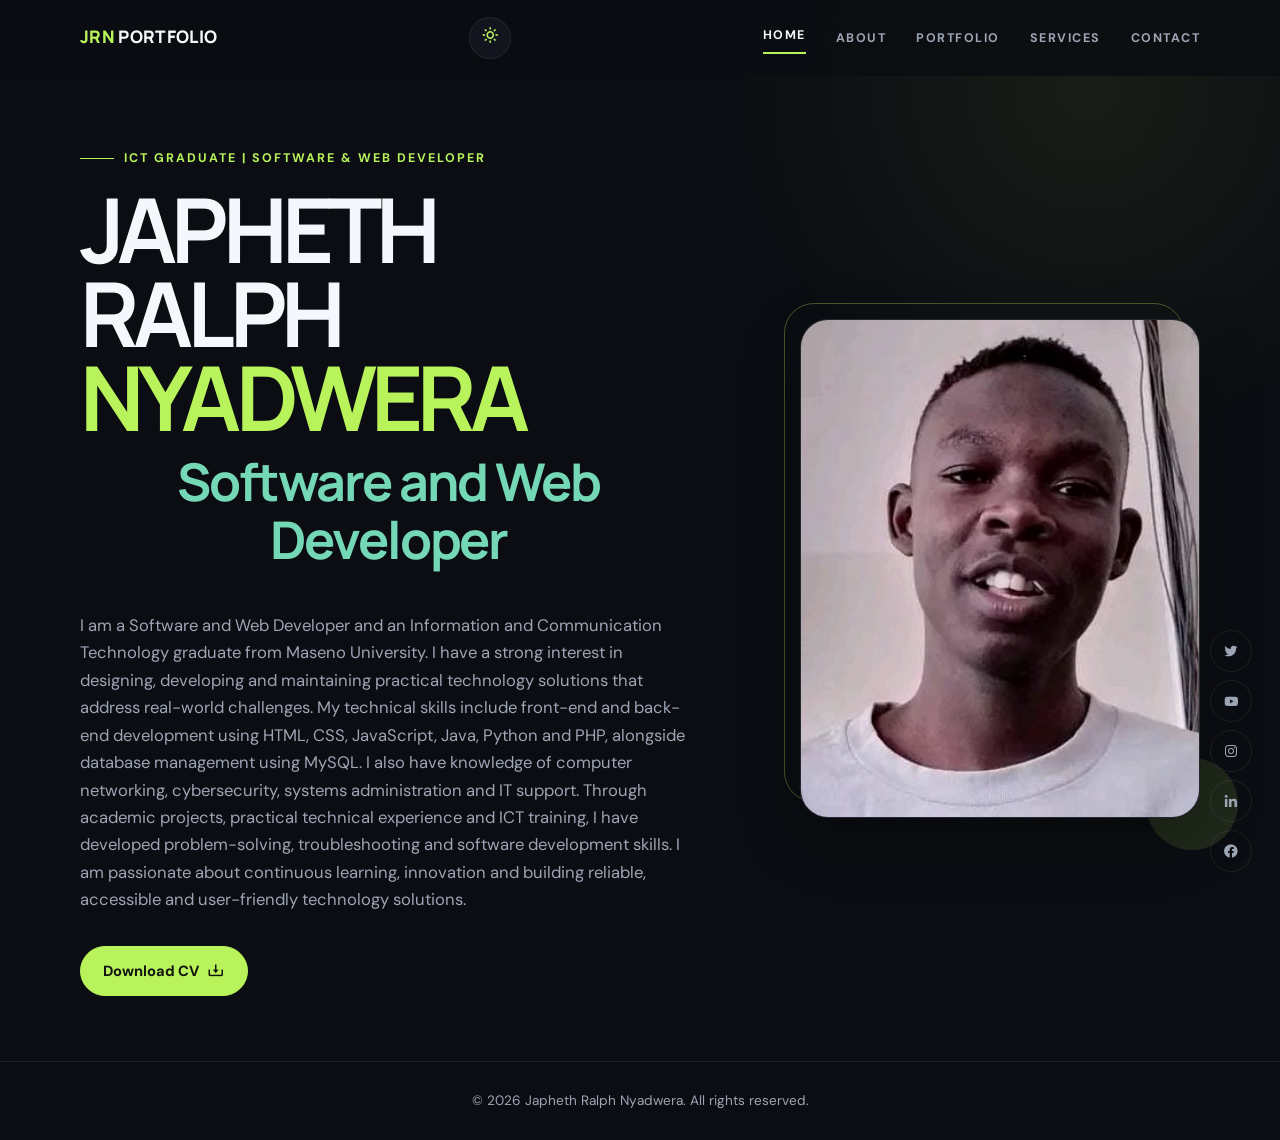
<file: index.html>
<!DOCTYPE html>
<html lang="en">
<head>
    <meta charset="UTF-8">
    <meta name="viewport" content="width=device-width, initial-scale=1.0">

    <title>Japheth Ralph Nyadwera | Software Developer & ICT Professional</title>

    <meta name="description" content="Official portfolio of Japheth Ralph Nyadwera, an ICT graduate from Maseno University, Software and Web Developer, and IT Support Professional based in Kenya. Explore his skills, projects, services and experience.">

    <meta name="keywords" content="Japheth Ralph Nyadwera, Software Developer Kenya, Web Developer Kenya, ICT Graduate, IT Support, Frontend Developer, Backend Developer, Maseno University, Portfolio">

    <meta name="author" content="Japheth Ralph Nyadwera">
    <meta name="theme-color" content="#0b0d12">
    <meta name="color-scheme" content="dark light">

    <link rel="canonical" href="https://38780431.github.io/japheth-ralph-portfolio-website/">
    <link rel="icon" href="assets/favicon.svg" type="image/svg+xml">
    <link rel="manifest" href="manifest.webmanifest">
    <link rel="apple-touch-icon" href="assets/pwa-icon-192.png">

    <meta name="apple-mobile-web-app-capable" content="yes">
    <meta name="apple-mobile-web-app-title" content="JRN Portfolio">
    <meta name="apple-mobile-web-app-status-bar-style" content="black-translucent">

    <!-- Social Media Preview -->
    <meta property="og:type" content="website">
    <meta property="og:title" content="Japheth Ralph Nyadwera | Software Developer & ICT Professional">
    <meta property="og:description" content="Explore the portfolio, technical skills, projects and professional background of Japheth Ralph Nyadwera.">
    <meta property="og:url" content="https://38780431.github.io/japheth-ralph-portfolio-website/">
    <meta property="og:image" content="image%20of%20japheth%20ralph.jpg">

    <!-- Icons and Fonts -->
    <link href="https://unpkg.com/boxicons@2.1.4/css/boxicons.min.css" rel="stylesheet">
    <link rel="stylesheet" href="https://cdnjs.cloudflare.com/ajax/libs/font-awesome/6.4.0/css/all.min.css">
    <link href="https://fonts.googleapis.com/css2?family=Poppins:wght@300;400;500;600;700&display=swap" rel="stylesheet">

    <!-- Main Stylesheet -->
    <link rel="stylesheet" href="style.css">
</head>

<body>

    <a class="skip-link" href="#main-content">Skip to content</a>

    <!-- Header -->
    <header>
        <div class="container">

            <div class="logo">
                <span class="logo-highlight">JRN</span> PORTFOLIO
            </div>

            <button class="theme-toggle"
                    type="button"
                    aria-label="Switch to light theme"
                    aria-pressed="false">
                <i class="bx bx-sun" aria-hidden="true"></i>
            </button>

            <nav aria-label="Main navigation">

                <button class="hamburger"
                        type="button"
                        aria-label="Open navigation"
                        aria-expanded="false">
                    <span></span>
                    <span></span>
                    <span></span>
                </button>

                <ul class="nav-links">
                    <li class="active">
                        <a href="index.html" aria-current="page">HOME</a>
                    </li>

                    <li><a href="about.html">ABOUT</a></li>
                    <li><a href="portfolio.html">PORTFOLIO</a></li>
                    <li><a href="services.html">SERVICES</a></li>
                    <li><a href="contact.html">CONTACT</a></li>
                </ul>

            </nav>
        </div>
    </header>

    <!-- Main Content -->
    <div class="container">

        <main id="main-content">

            <section id="home" class="section active-section">

                <div class="hero">

                    <!-- Introduction -->
                    <div class="hero-content">

                        <p class="eyebrow">
                            ICT Graduate | Software & Web Developer
                        </p>

                        <h1 class="name">
                            JAPHETH RALPH
                            <span class="name-highlight">NYADWERA</span>
                        </h1>

                        <h2 class="title">
                            Software and Web Developer
                        </h2>

                        <p class="bio">
                            I am a Software and Web Developer and an Information
                            and Communication Technology graduate from Maseno
                            University. I have a strong interest in designing,
                            developing and maintaining practical technology
                            solutions that address real-world challenges.

                            My technical skills include front-end and back-end
                            development using HTML, CSS, JavaScript, Java,
                            Python and PHP, alongside database management
                            using MySQL. I also have knowledge of computer
                            networking, cybersecurity, systems administration
                            and IT support.

                            Through academic projects, practical technical
                            experience and ICT training, I have developed
                            problem-solving, troubleshooting and software
                            development skills. I am passionate about
                            continuous learning, innovation and building
                            reliable, accessible and user-friendly
                            technology solutions.
                        </p>

                        <!-- Action Buttons -->
                        <div class="action-buttons">

                            <a href="JAPHETH RALPH. CV.pdf"
                               download="JAPHETH RALPH CV.pdf"
                               class="cv-button">
                                Download CV
                                <i class="bx bx-download" aria-hidden="true"></i>
                            </a>

                            <button id="install-app"
                                    class="cv-button install-button"
                                    type="button"
                                    hidden>
                                Install App
                                <i class="bx bx-download" aria-hidden="true"></i>
                            </button>

                        </div>

                    </div>

                    <!-- Profile Image -->
                    <div class="profile-image-container">

                        <div class="image-wrapper">

                            <img src="image of japheth ralph.jpg"
                                 alt="Portrait of Japheth Ralph Nyadwera"
                                 class="profile-image"
                                 fetchpriority="high">

                        </div>

                    </div>

                </div>

                <!-- Social Media Links -->
                <div class="social-media">

                    <a href="https://x.com/nyadwera_ralph?t=6qBoSEmMitjlYWrtJizzsA&s=09"
                       target="_blank"
                       rel="noopener noreferrer"
                       aria-label="X profile">
                        <i class="bx bxl-twitter" aria-hidden="true"></i>
                    </a>

                    <a href="https://youtube.com/@japhethralph?si=a212tD4l-zY_Uwuu"
                       target="_blank"
                       rel="noopener noreferrer"
                       aria-label="YouTube channel">
                        <i class="bx bxl-youtube" aria-hidden="true"></i>
                    </a>

                    <a href="https://www.instagram.com/ralph.japheth?igsh=YzljYTk1ODg3Zg=="
                       target="_blank"
                       rel="noopener noreferrer"
                       aria-label="Instagram profile">
                        <i class="bx bxl-instagram" aria-hidden="true"></i>
                    </a>

                    <a href="https://www.linkedin.com/in/japheth-ralph-nyadwera-23406a2b5"
                       target="_blank"
                       rel="noopener noreferrer"
                       aria-label="LinkedIn profile">
                        <i class="bx bxl-linkedin" aria-hidden="true"></i>
                    </a>

                    <a href="https://www.facebook.com/japheth.ralp.3"
                       target="_blank"
                       rel="noopener noreferrer"
                       aria-label="Facebook profile">
                        <i class="bx bxl-facebook-circle" aria-hidden="true"></i>
                    </a>

                </div>

            </section>

        </main>

    </div>

    <!-- Footer -->
    <footer>
        <div class="container">
            &copy; <span id="year"></span>
            Japheth Ralph Nyadwera. All rights reserved.
        </div>
    </footer>

    <!-- Back to Top -->
    <button class="back-to-top"
            type="button"
            aria-label="Back to top"
            title="Back to top"
            hidden>
        <i class="bx bx-up-arrow-alt" aria-hidden="true"></i>
    </button>

    <!-- JavaScript -->
    <script src="script.js"></script>

</body>
</html>
</file>
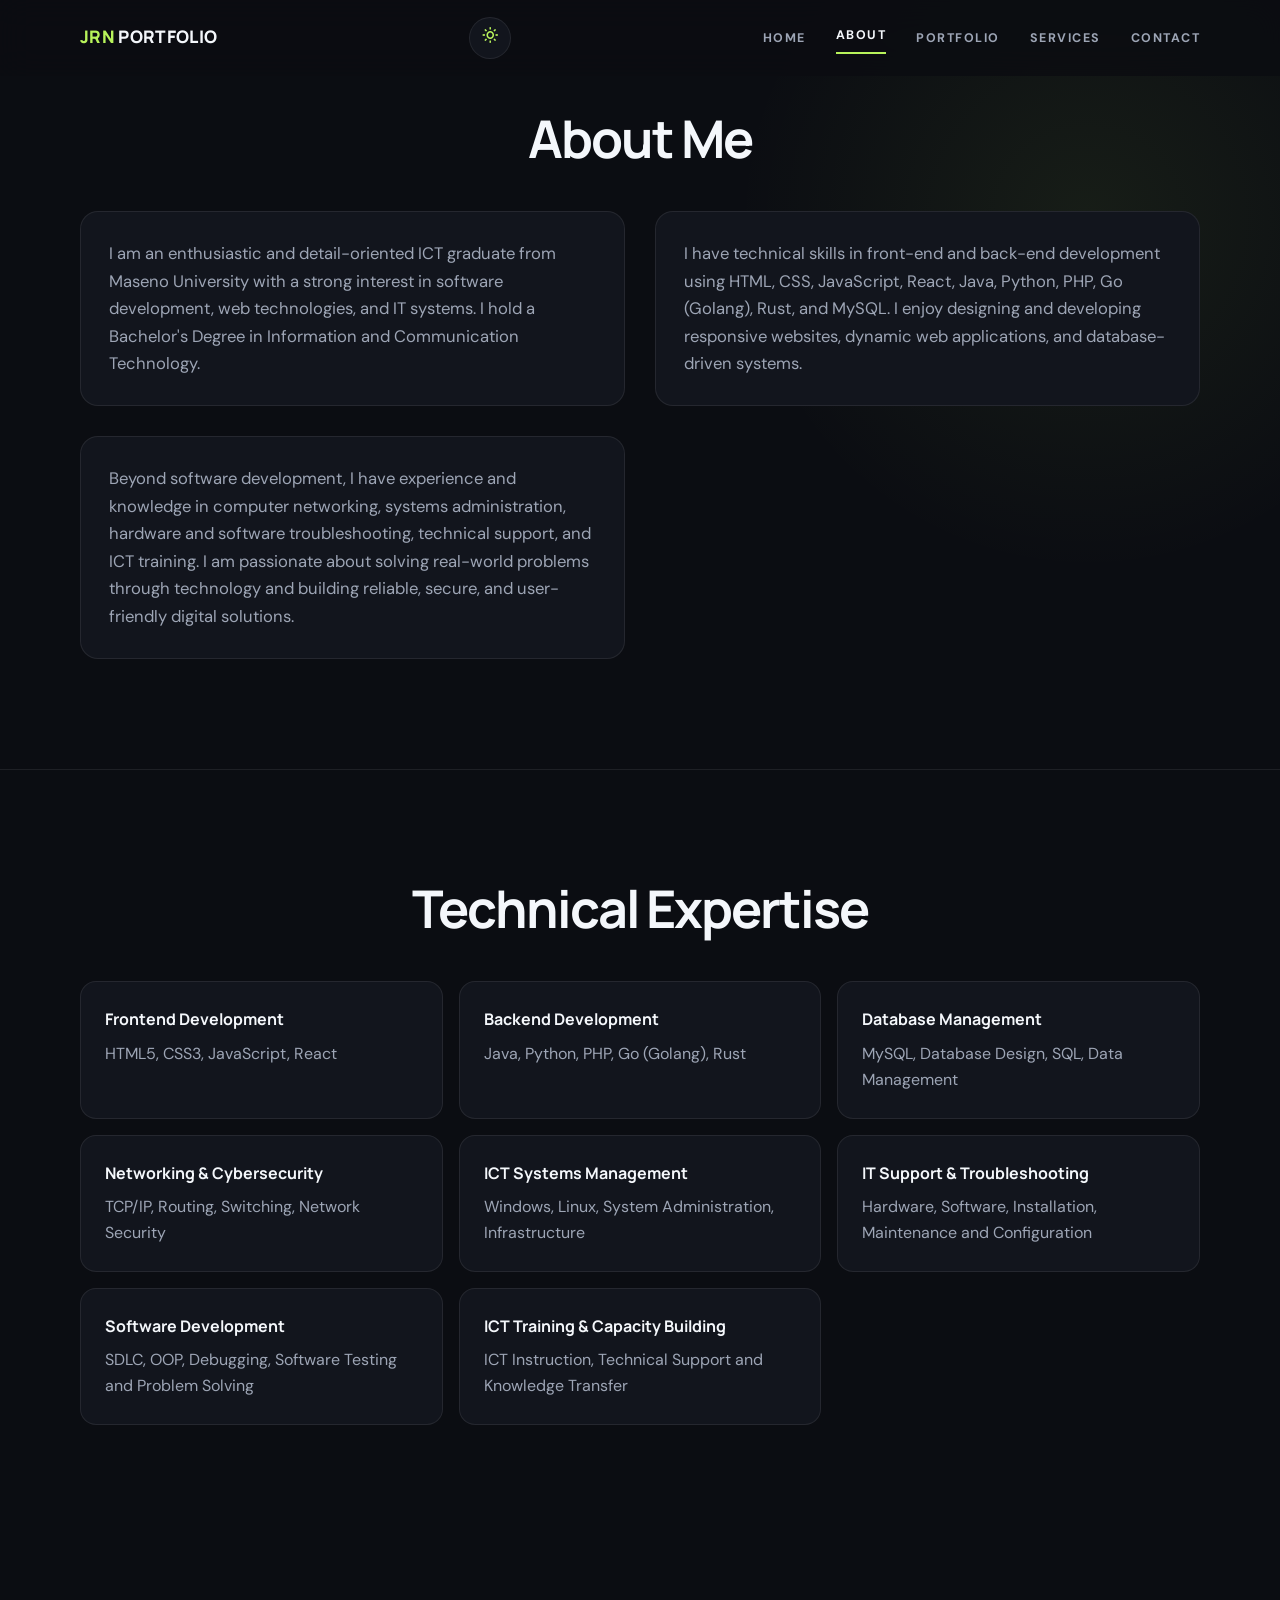
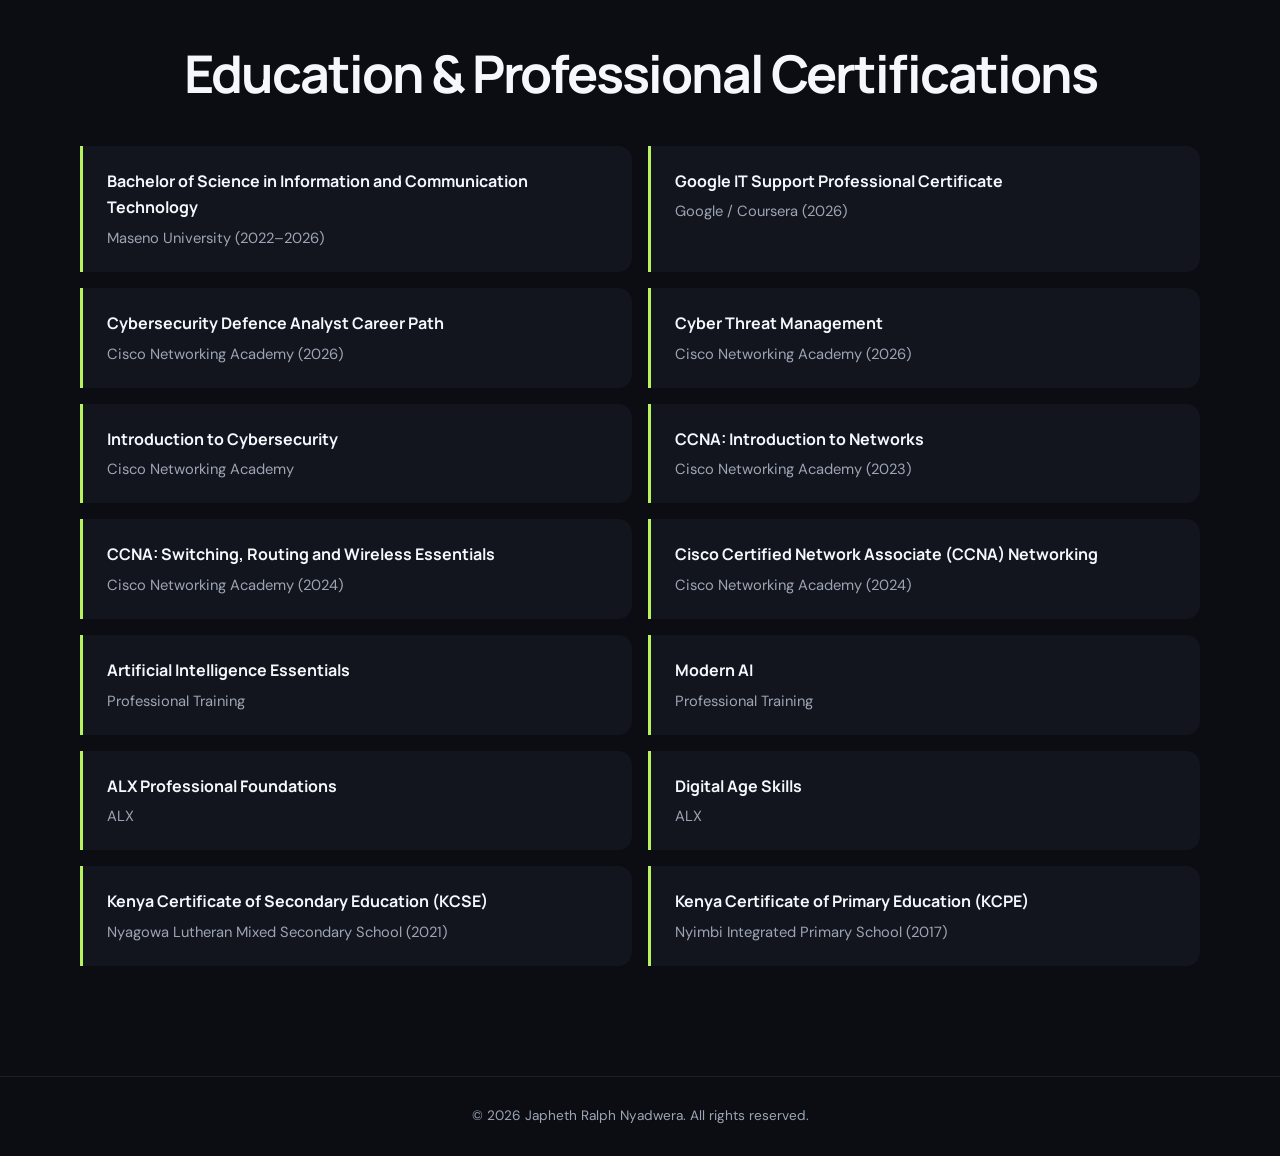
<file: about.html>
<!DOCTYPE html>
<html lang="en">
<head>
    <meta charset="UTF-8">
    <meta name="viewport" content="width=device-width, initial-scale=1.0">
    <title>About - Japheth Ralph Nyadwera</title>
    <meta name="description" content="Learn about Japheth Ralph Nyadwera, an ICT graduate, software and web developer, and IT support professional.">
    <meta name="theme-color" content="#0b0d12">
    <meta name="color-scheme" content="dark light">
    <link rel="icon" href="assets/favicon.svg" type="image/svg+xml">
    <link rel="manifest" href="manifest.webmanifest">
    <link rel="apple-touch-icon" href="assets/pwa-icon-192.png">
    <meta name="apple-mobile-web-app-capable" content="yes">
    <meta name="apple-mobile-web-app-title" content="JRN Portfolio">
    <meta name="apple-mobile-web-app-status-bar-style" content="black-translucent">
    <link href="https://unpkg.com/boxicons@2.1.4/css/boxicons.min.css" rel="stylesheet">
    <link rel="stylesheet" href="style.css">
</head>

<body>
    <a class="skip-link" href="#main-content">Skip to content</a>

    <header>
        <div class="container">
            <a class="logo" href="index.html">
                <span class="logo-highlight">JRN</span> PORTFOLIO
            </a>

            <button class="theme-toggle" type="button"
                aria-label="Switch to light theme" aria-pressed="false">
                <i class="bx bx-sun" aria-hidden="true"></i>
            </button>

            <nav>
                <button class="hamburger" type="button"
                    aria-label="Open navigation" aria-expanded="false">
                    <span></span><span></span><span></span>
                </button>

                <ul class="nav-links">
                    <li><a href="index.html">HOME</a></li>
                    <li class="active"><a href="about.html" aria-current="page">ABOUT</a></li>
                    <li><a href="portfolio.html">PORTFOLIO</a></li>
                    <li><a href="services.html">SERVICES</a></li>
                    <li><a href="contact.html">CONTACT</a></li>
                </ul>
            </nav>
        </div>
    </header>

    <main id="main-content">

        <!-- About Me -->
        <section class="section about-section">
            <div class="container">
                <h1 class="page-title">About Me</h1>

                <div class="about-content">
                    <p>
                        I am an enthusiastic and detail-oriented ICT graduate
                        from Maseno University with a strong interest in
                        software development, web technologies, and IT systems.
                        I hold a Bachelor's Degree in Information and
                        Communication Technology.
                    </p>

                    <p>
                        I have technical skills in front-end and back-end
                        development using HTML, CSS, JavaScript, React,
                        Java, Python, PHP, Go (Golang), Rust, and MySQL.
                        I enjoy designing and developing responsive websites,
                        dynamic web applications, and database-driven systems.
                    </p>

                    <p>
                        Beyond software development, I have experience and
                        knowledge in computer networking, systems administration,
                        hardware and software troubleshooting, technical support,
                        and ICT training. I am passionate about solving
                        real-world problems through technology and building
                        reliable, secure, and user-friendly digital solutions.
                    </p>
                </div>
            </div>
        </section>

        <!-- Technical Expertise -->
        <section class="section technical-expertise">
            <div class="container">
                <h2>Technical Expertise</h2>

                <div class="skills-list">

                    <div class="skill-item">
                        <h3>Frontend Development</h3>
                        <p>HTML5, CSS3, JavaScript, React</p>
                    </div>

                    <div class="skill-item">
                        <h3>Backend Development</h3>
                        <p>Java, Python, PHP, Go (Golang), Rust</p>
                    </div>

                    <div class="skill-item">
                        <h3>Database Management</h3>
                        <p>MySQL, Database Design, SQL, Data Management</p>
                    </div>

                    <div class="skill-item">
                        <h3>Networking &amp; Cybersecurity</h3>
                        <p>TCP/IP, Routing, Switching, Network Security</p>
                    </div>

                    <div class="skill-item">
                        <h3>ICT Systems Management</h3>
                        <p>Windows, Linux, System Administration, Infrastructure</p>
                    </div>

                    <div class="skill-item">
                        <h3>IT Support &amp; Troubleshooting</h3>
                        <p>Hardware, Software, Installation, Maintenance and Configuration</p>
                    </div>

                    <div class="skill-item">
                        <h3>Software Development</h3>
                        <p>SDLC, OOP, Debugging, Software Testing and Problem Solving</p>
                    </div>

                    <div class="skill-item">
                        <h3>ICT Training &amp; Capacity Building</h3>
                        <p>ICT Instruction, Technical Support and Knowledge Transfer</p>
                    </div>

                </div>
            </div>
        </section>

<!-- Education & Professional Certifications -->
<section class="section education">
    <div class="container">
        <h2>Education &amp; Professional Certifications</h2>

        <ul class="education-list">

            <!-- University Education -->
            <li>
                <strong>Bachelor of Science in Information and Communication Technology</strong>
                <p>Maseno University (2022–2026)</p>
            </li>

            <!-- Google Certification -->
            <li>
                <strong>Google IT Support Professional Certificate</strong>
                <p>Google / Coursera (2026)</p>
            </li>

            <!-- Cisco Certifications -->
            <li>
                <strong>Cybersecurity Defence Analyst Career Path</strong>
                <p>Cisco Networking Academy (2026)</p>
            </li>

            <li>
                <strong>Cyber Threat Management</strong>
                <p>Cisco Networking Academy (2026)</p>
            </li>

            <li>
                <strong>Introduction to Cybersecurity</strong>
                <p>Cisco Networking Academy</p>
            </li>

            <li>
                <strong>CCNA: Introduction to Networks</strong>
                <p>Cisco Networking Academy (2023)</p>
            </li>

            <li>
                <strong>CCNA: Switching, Routing and Wireless Essentials</strong>
                <p>Cisco Networking Academy (2024)</p>
            </li>

            <li>
                <strong>Cisco Certified Network Associate (CCNA) Networking</strong>
                <p>Cisco Networking Academy (2024)</p>
            </li>

            <!-- Artificial Intelligence -->
            <li>
                <strong>Artificial Intelligence Essentials</strong>
                <p>Professional Training</p>
            </li>

            <li>
                <strong>Modern AI</strong>
                <p>Professional Training</p>
            </li>

            <!-- Professional Development -->
            <li>
                <strong>ALX Professional Foundations</strong>
                <p>ALX</p>
            </li>

            <li>
                <strong>Digital Age Skills</strong>
                <p>ALX</p>
            </li>

            <!-- Secondary Education -->
            <li>
                <strong>Kenya Certificate of Secondary Education (KCSE)</strong>
                <p>Nyagowa Lutheran Mixed Secondary School (2021)</p>
            </li>

            <!-- Primary Education -->
            <li>
                <strong>Kenya Certificate of Primary Education (KCPE)</strong>
                <p>Nyimbi Integrated Primary School (2017)</p>
            </li>

        </ul>
    </div>
</section>

    </main>

    <footer>
        <div class="container">
            &copy; <span id="year"></span> Japheth Ralph Nyadwera.
            All rights reserved.
        </div>
    </footer>

    <button class="back-to-top" type="button"
        aria-label="Back to top" title="Back to top" hidden>
        <i class="bx bx-up-arrow-alt" aria-hidden="true"></i>
    </button>

    <script src="script.js"></script>
</body>
</html>
</file>
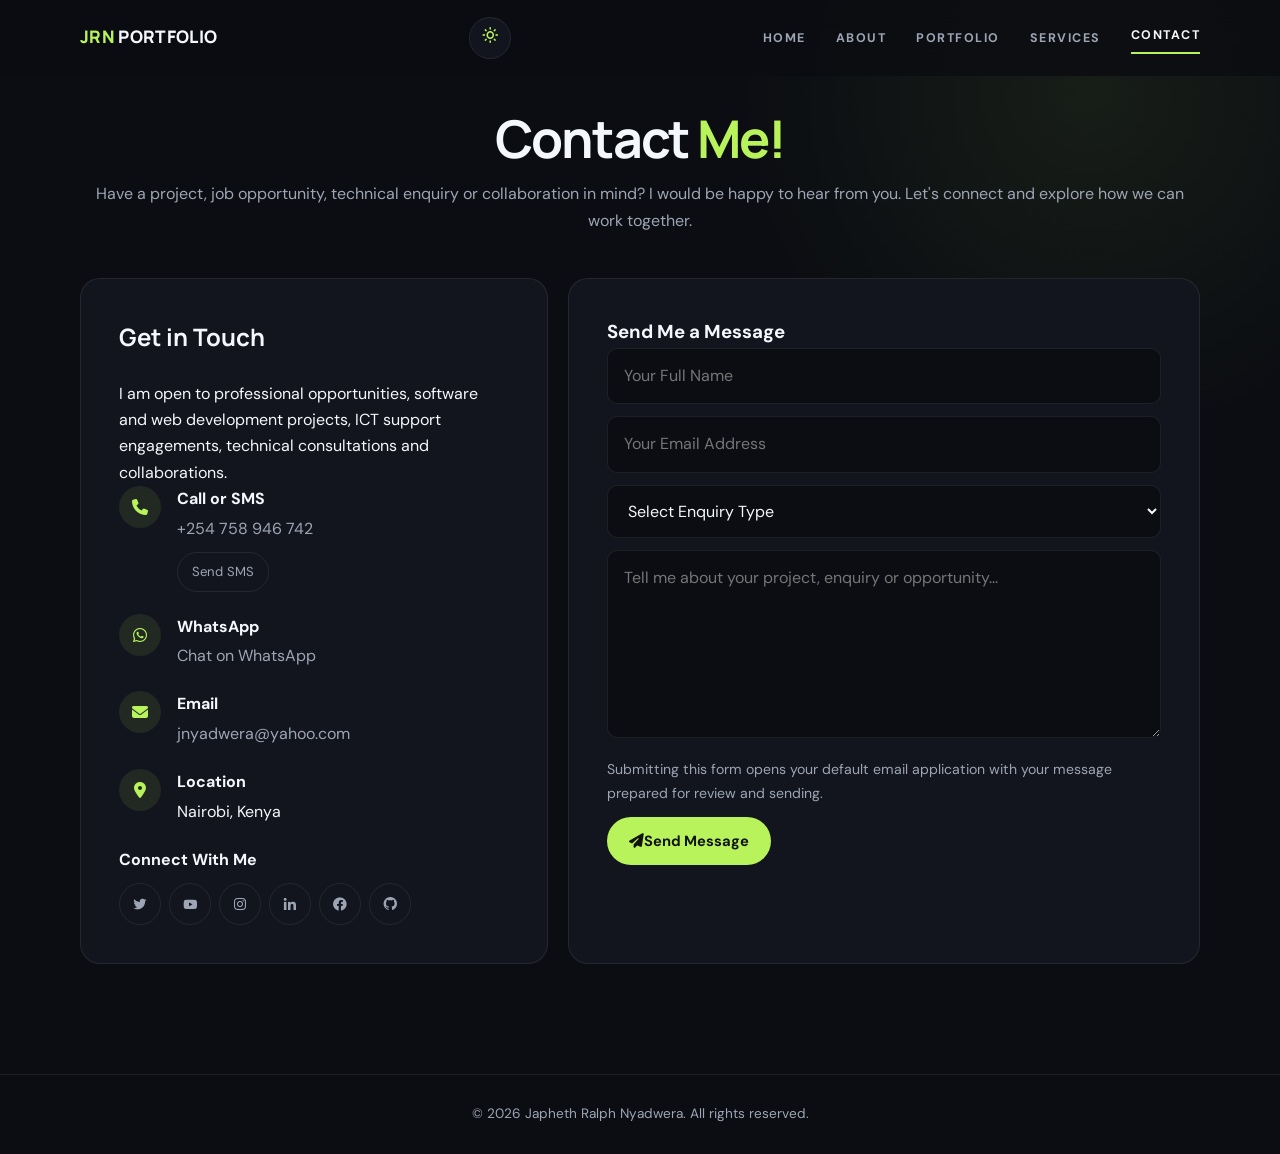
<file: contact.html>
<!DOCTYPE html>
<html lang="en">

<head>
    <meta charset="UTF-8">
    <meta name="viewport" content="width=device-width, initial-scale=1.0">

    <title>Contact - Japheth Ralph Nyadwera</title>

    <meta name="description" content="Get in touch with Japheth Ralph Nyadwera for software development, web development, ICT support, IT consultancy, employment and collaboration opportunities.">

    <meta name="theme-color" content="#0b0d12">
    <meta name="color-scheme" content="dark light">

    <link rel="icon" href="assets/favicon.svg" type="image/svg+xml">
    <link rel="manifest" href="manifest.webmanifest">
    <link rel="apple-touch-icon" href="assets/pwa-icon-192.png">

    <meta name="apple-mobile-web-app-capable" content="yes">
    <meta name="apple-mobile-web-app-title" content="JRN Portfolio">
    <meta name="apple-mobile-web-app-status-bar-style" content="black-translucent">

    <link href="https://unpkg.com/boxicons@2.1.4/css/boxicons.min.css" rel="stylesheet">
    <link rel="stylesheet" href="https://cdnjs.cloudflare.com/ajax/libs/font-awesome/6.4.0/css/all.min.css">
    <link rel="stylesheet" href="style.css">
</head>

<body>

    <a class="skip-link" href="#main-content">Skip to content</a>

    <!-- HEADER -->
    <header>
        <div class="container">

            <a class="logo" href="index.html">
                <span class="logo-highlight">JRN</span> PORTFOLIO
            </a>

            <button class="theme-toggle" type="button"
                aria-label="Switch to light theme" aria-pressed="false">
                <i class="bx bx-sun" aria-hidden="true"></i>
            </button>

            <nav>

                <button class="hamburger" type="button"
                    aria-label="Open navigation" aria-expanded="false">
                    <span></span>
                    <span></span>
                    <span></span>
                </button>

                <ul class="nav-links">
                    <li><a href="index.html">HOME</a></li>
                    <li><a href="about.html">ABOUT</a></li>
                    <li><a href="portfolio.html">PORTFOLIO</a></li>
                    <li><a href="services.html">SERVICES</a></li>
                    <li class="active">
                        <a href="contact.html" aria-current="page">CONTACT</a>
                    </li>
                </ul>

            </nav>
        </div>
    </header>

    <!-- MAIN CONTENT -->
    <main id="main-content">

        <section class="section">

            <div class="container">

                <h1 class="heading">Contact <span>Me!</span></h1>

                <p class="section-subtitle">
                    Have a project, job opportunity, technical enquiry
                    or collaboration in mind? I would be happy to hear
                    from you. Let's connect and explore how we can
                    work together.
                </p>

                <div class="contact-container">

                    <!-- CONTACT INFORMATION -->
                    <div class="contact-info">

                        <h3>Get in Touch</h3>

                        <p>
                            I am open to professional opportunities,
                            software and web development projects,
                            ICT support engagements, technical
                            consultations and collaborations.
                        </p>

                        <!-- PHONE -->
                        <div class="detail-item">

                            <i class="fas fa-phone" aria-hidden="true"></i>

                            <div>
                                <h4>Call or SMS</h4>

                                <a href="tel:+254758946742">
                                    +254 758 946 742
                                </a>

                                <a href="sms:+254758946742" class="sms-btn">
                                    Send SMS
                                </a>
                            </div>

                        </div>

                        <!-- WHATSAPP -->
                        <div class="detail-item">

                            <i class="fab fa-whatsapp" aria-hidden="true"></i>

                            <div>
                                <h4>WhatsApp</h4>

                                <a href="https://wa.me/254758946742"
                                   target="_blank"
                                   rel="noopener noreferrer">
                                    Chat on WhatsApp
                                </a>
                            </div>

                        </div>

                        <!-- EMAIL -->
                        <div class="detail-item">

                            <i class="fas fa-envelope" aria-hidden="true"></i>

                            <div>
                                <h4>Email</h4>

                                <a href="mailto:jnyadwera@yahoo.com">
                                    jnyadwera@yahoo.com
                                </a>
                            </div>

                        </div>

                        <!-- LOCATION -->
                        <div class="detail-item">

                            <i class="fas fa-map-marker-alt" aria-hidden="true"></i>

                            <div>
                                <h4>Location</h4>
                                <p>Nairobi, Kenya</p>
                            </div>

                        </div>

                        <!-- SOCIAL MEDIA -->
                        <h4>Connect With Me</h4>

                        <div class="social-links">

                            <a href="https://x.com/nyadwera_ralph?t=6qBoSEmMitjlYWrtJizzsA&s=09"
                               target="_blank"
                               rel="noopener noreferrer"
                               aria-label="X profile">
                                <i class="bx bxl-twitter" aria-hidden="true"></i>
                            </a>

                            <a href="https://youtube.com/@japhethralph?si=a212tD4l-zY_Uwuu"
                               target="_blank"
                               rel="noopener noreferrer"
                               aria-label="YouTube channel">
                                <i class="bx bxl-youtube" aria-hidden="true"></i>
                            </a>

                            <a href="https://www.instagram.com/ralph.japheth?igsh=YzljYTk1ODg3Zg=="
                               target="_blank"
                               rel="noopener noreferrer"
                               aria-label="Instagram profile">
                                <i class="bx bxl-instagram" aria-hidden="true"></i>
                            </a>

                            <a href="https://www.linkedin.com/in/japheth-ralph-nyadwera-23406a2b5"
                               target="_blank"
                               rel="noopener noreferrer"
                               aria-label="LinkedIn profile">
                                <i class="bx bxl-linkedin" aria-hidden="true"></i>
                            </a>

                            <a href="https://www.facebook.com/japheth.ralp.3"
                               target="_blank"
                               rel="noopener noreferrer"
                               aria-label="Facebook profile">
                                <i class="bx bxl-facebook-circle" aria-hidden="true"></i>
                            </a>

                            <a href="https://github.com/38780431"
                               target="_blank"
                               rel="noopener noreferrer"
                               aria-label="GitHub profile">
                                <i class="bx bxl-github" aria-hidden="true"></i>
                            </a>

                        </div>

                    </div>

                    <!-- CONTACT FORM -->
                    <div class="contact-form">

                        <h3>Send Me a Message</h3>

                        <form id="contact-form">

                            <div class="form-group">

                                <label class="sr-only" for="contact-name">
                                    Your name
                                </label>

                                <input
                                    id="contact-name"
                                    type="text"
                                    name="name"
                                    placeholder="Your Full Name"
                                    autocomplete="name"
                                    maxlength="100"
                                    required
                                >

                            </div>

                            <div class="form-group">

                                <label class="sr-only" for="contact-email">
                                    Your email
                                </label>

                                <input
                                    id="contact-email"
                                    type="email"
                                    name="email"
                                    placeholder="Your Email Address"
                                    autocomplete="email"
                                    maxlength="254"
                                    required
                                >

                            </div>

                            <div class="form-group">

                                <label class="sr-only" for="contact-subject">
                                    Subject
                                </label>

                                <select id="contact-subject"
                                    name="subject"
                                    required>

                                    <option value="" disabled selected>
                                        Select Enquiry Type
                                    </option>

                                    <option value="Web Development">
                                        Web Development
                                    </option>

                                    <option value="Software Development">
                                        Software Development
                                    </option>

                                    <option value="IT Support">
                                        IT Support
                                    </option>

                                    <option value="Networking and Cybersecurity">
                                        Networking &amp; Cybersecurity
                                    </option>

                                    <option value="Database Management">
                                        Database Management
                                    </option>

                                    <option value="ICT Training">
                                        ICT Training
                                    </option>

                                    <option value="Job Opportunity">
                                        Job Opportunity
                                    </option>

                                    <option value="Freelance Project">
                                        Freelance Project
                                    </option>

                                    <option value="Collaboration">
                                        Collaboration
                                    </option>

                                    <option value="Other">
                                        Other Enquiry
                                    </option>

                                </select>

                            </div>

                            <div class="form-group">

                                <label class="sr-only" for="contact-message">
                                    Your message
                                </label>

                                <textarea
                                    id="contact-message"
                                    name="message"
                                    placeholder="Tell me about your project, enquiry or opportunity..."
                                    rows="6"
                                    maxlength="5000"
                                    required
                                ></textarea>

                            </div>

                            <p class="form-note">
                                Submitting this form opens your default
                                email application with your message
                                prepared for review and sending.
                            </p>

                            <button type="submit" class="btn">
                                <i class="fas fa-paper-plane"
                                   aria-hidden="true"></i>
                                Send Message
                            </button>

                        </form>

                    </div>

                </div>

            </div>

        </section>

    </main>

    <!-- FOOTER -->
    <footer>

        <div class="container">
            &copy; <span id="year"></span>
            Japheth Ralph Nyadwera. All rights reserved.
        </div>

    </footer>

    <!-- BACK TO TOP -->
    <button class="back-to-top" type="button"
        aria-label="Back to top" title="Back to top" hidden>

        <i class="bx bx-up-arrow-alt" aria-hidden="true"></i>

    </button>

    <script src="script.js"></script>

</body>
</html>
</file>
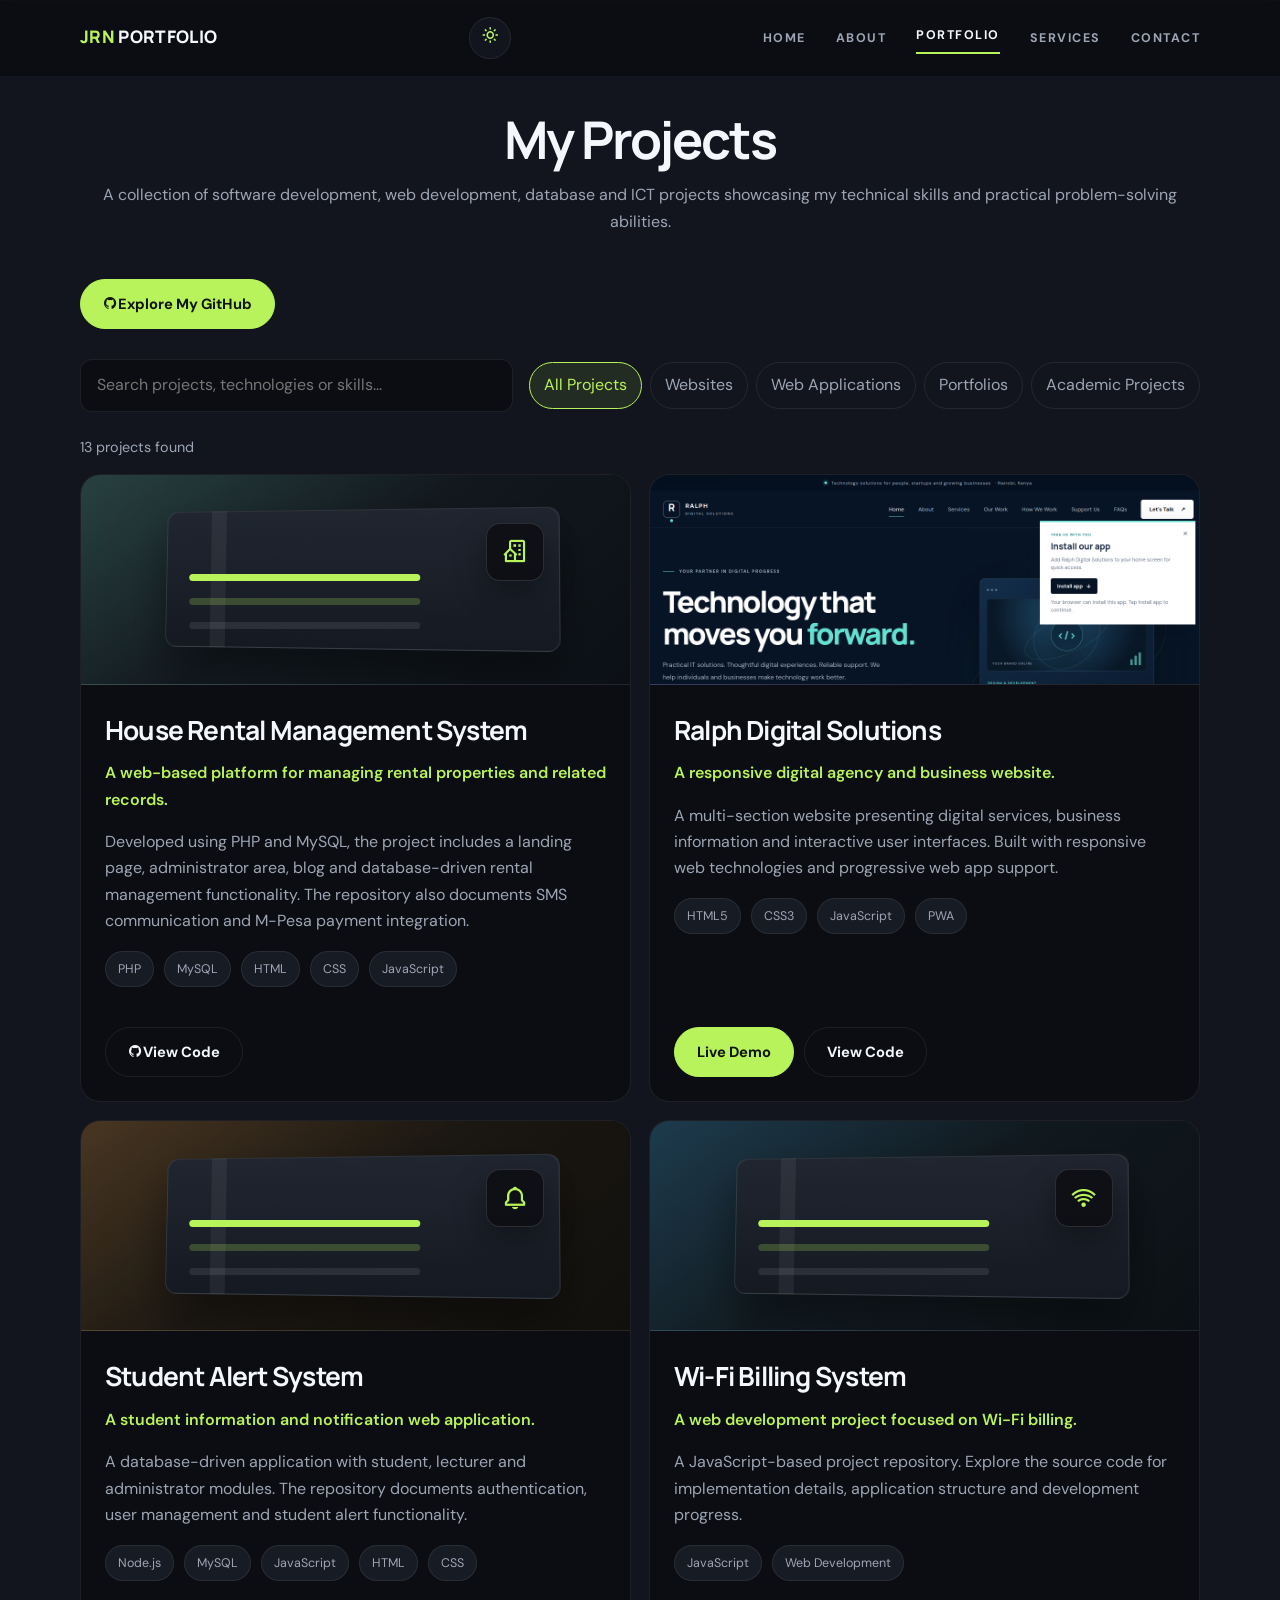
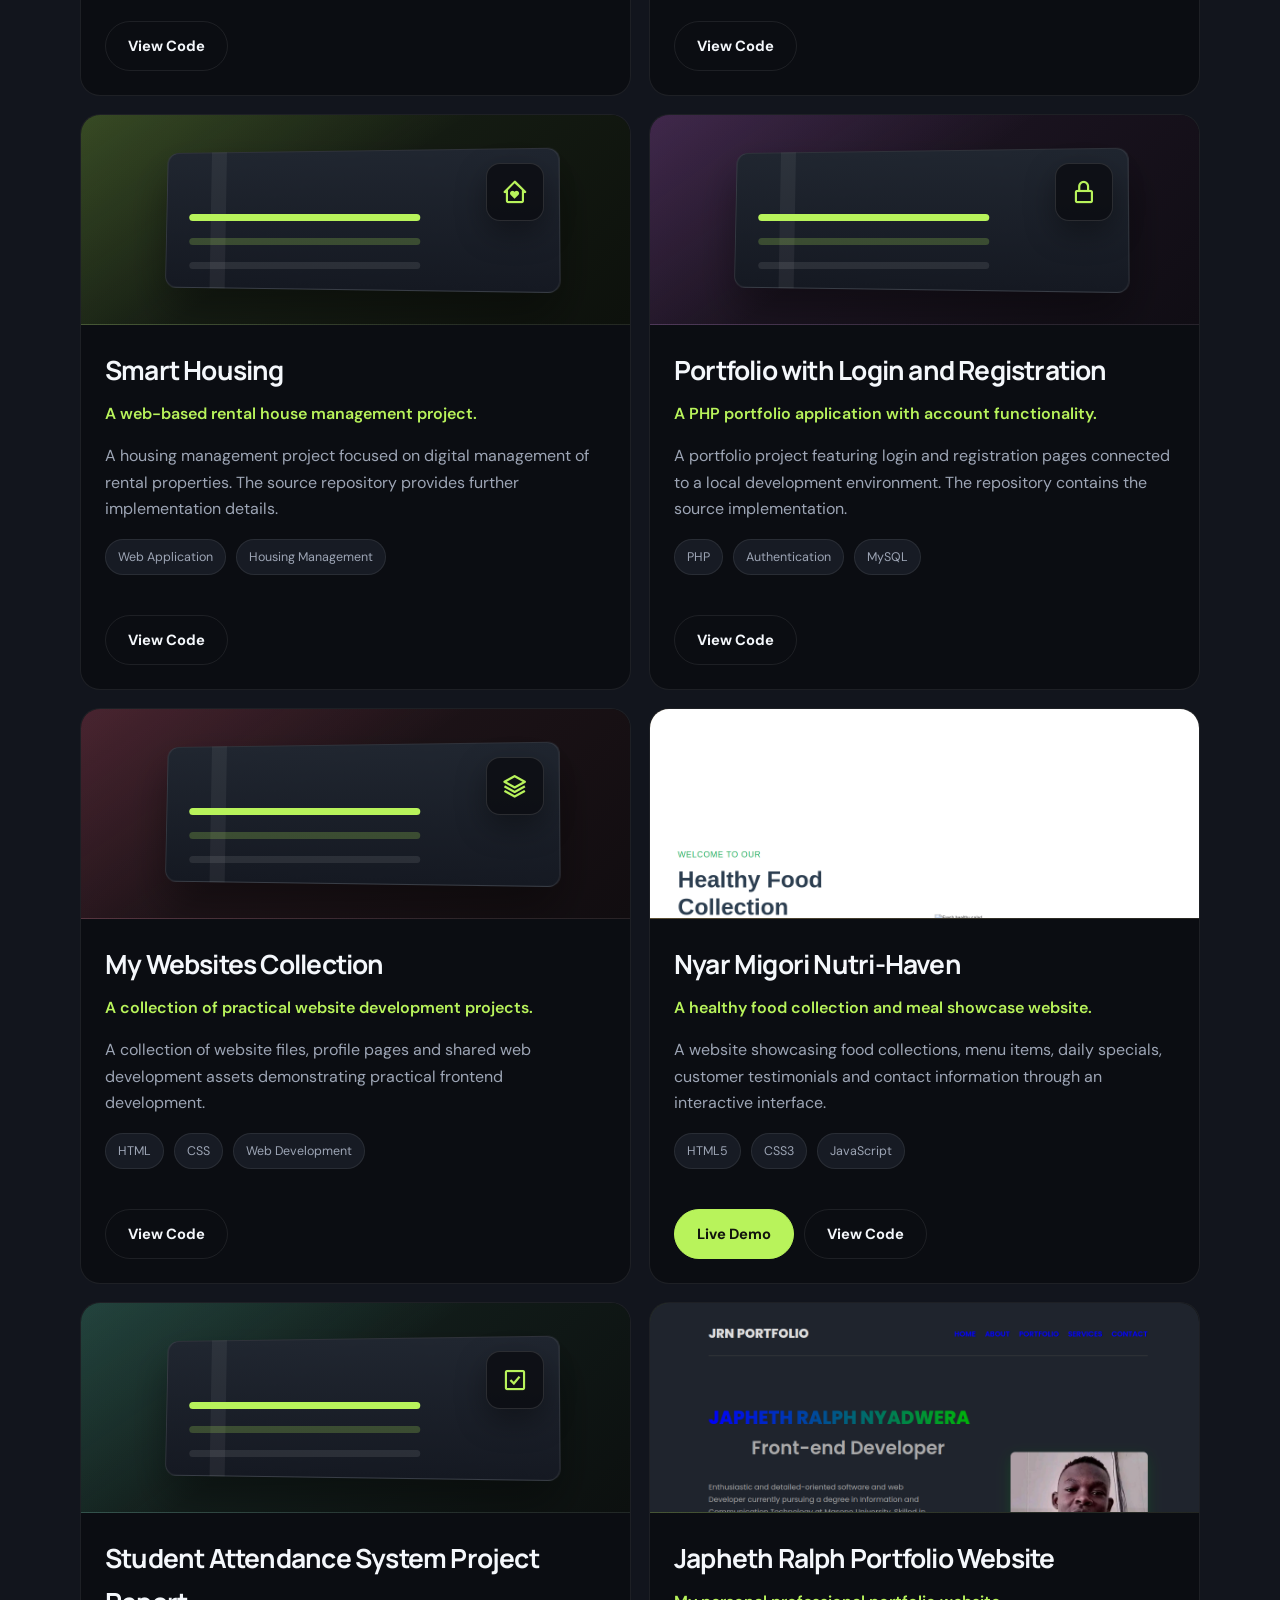
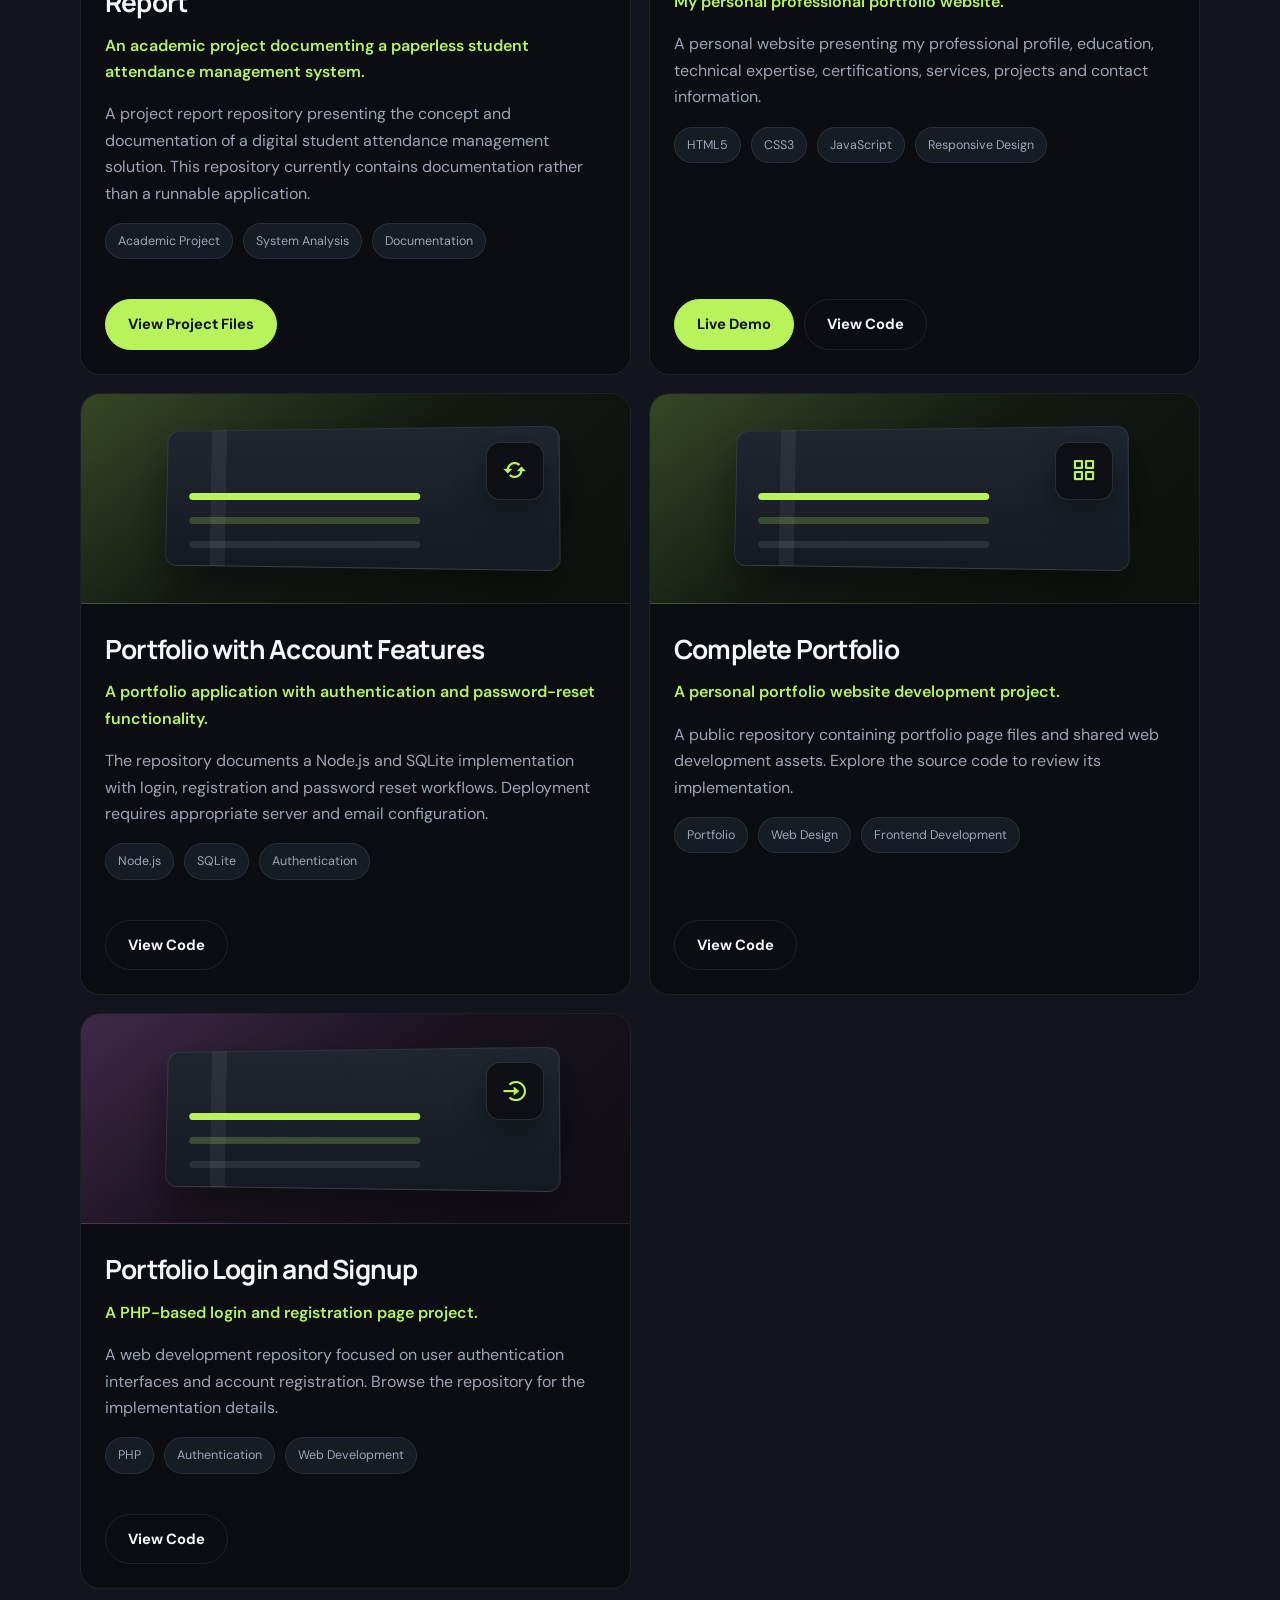
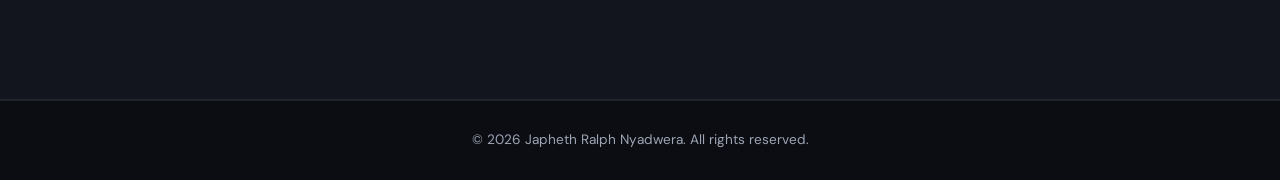
<file: portfolio.html>
<!DOCTYPE html>
<html lang="en">

<head>
    <meta charset="UTF-8">
    <meta name="viewport" content="width=device-width, initial-scale=1.0">

    <title>Projects & Portfolio - Japheth Ralph Nyadwera</title>

    <meta name="description" content="Explore the software development, web development, database and ICT projects of Japheth Ralph Nyadwera. View project demonstrations and GitHub repositories.">

    <meta name="theme-color" content="#0b0d12">
    <meta name="color-scheme" content="dark light">

    <link rel="icon" href="assets/favicon.svg" type="image/svg+xml">
    <link rel="manifest" href="manifest.webmanifest">
    <link rel="apple-touch-icon" href="assets/pwa-icon-192.png">

    <meta name="apple-mobile-web-app-capable" content="yes">
    <meta name="apple-mobile-web-app-title" content="JRN Portfolio">
    <meta name="apple-mobile-web-app-status-bar-style" content="black-translucent">

    <link href="https://unpkg.com/boxicons@2.1.4/css/boxicons.min.css" rel="stylesheet">
    <link rel="stylesheet" href="style.css">
</head>

<body>

<a class="skip-link" href="#main-content">Skip to content</a>

<!-- HEADER -->
<header>
    <div class="container">

        <a class="logo" href="index.html">
            <span class="logo-highlight">JRN</span> PORTFOLIO
        </a>

        <button class="theme-toggle" type="button"
            aria-label="Switch to light theme" aria-pressed="false">
            <i class="bx bx-sun" aria-hidden="true"></i>
        </button>

        <nav>

            <button class="hamburger" type="button"
                aria-label="Open navigation" aria-expanded="false">
                <span></span>
                <span></span>
                <span></span>
            </button>

            <ul class="nav-links">
                <li><a href="index.html">HOME</a></li>
                <li><a href="about.html">ABOUT</a></li>
                <li class="active">
                    <a href="portfolio.html" aria-current="page">PORTFOLIO</a>
                </li>
                <li><a href="services.html">SERVICES</a></li>
                <li><a href="contact.html">CONTACT</a></li>
            </ul>

        </nav>
    </div>
</header>

<!-- MAIN CONTENT -->
<main id="main-content">

<section class="section projects">

<div class="container">

    <h1 class="page-title">My Projects</h1>

    <p class="section-subtitle">
        A collection of software development, web development,
        database and ICT projects showcasing my technical skills
        and practical problem-solving abilities.
    </p>

    <!-- GITHUB PROFILE -->
    <div class="project-profile-link">
        <a href="https://github.com/38780431"
           class="btn" target="_blank" rel="noopener">
            <i class="bx bxl-github"></i>
            Explore My GitHub
        </a>
    </div>

    <!-- PROJECT SEARCH AND FILTERS -->
    <div class="project-filters">

        <label class="sr-only" for="project-search">
            Search projects
        </label>

        <input
            id="project-search"
            class="project-search"
            type="search"
            placeholder="Search projects, technologies or skills..."
            autocomplete="off"
        >

        <div class="project-filter-buttons"
             role="group"
             aria-label="Filter projects by category">

            <button class="project-filter"
                type="button" data-filter="all"
                aria-pressed="true">All Projects</button>

            <button class="project-filter"
                type="button" data-filter="websites"
                aria-pressed="false">Websites</button>

            <button class="project-filter"
                type="button" data-filter="web-apps"
                aria-pressed="false">Web Applications</button>

            <button class="project-filter"
                type="button" data-filter="portfolios"
                aria-pressed="false">Portfolios</button>

            <button class="project-filter"
                type="button" data-filter="education"
                aria-pressed="false">Academic Projects</button>

        </div>
    </div>

    <p class="project-result-count" aria-live="polite"></p>

    <p class="project-empty-state" hidden>
        No projects match your search. Try another keyword or category.
    </p>

    <!-- PROJECT GRID -->
    <div class="project-grid">

        <!-- PROJECT 1 -->
        <article class="project-card" data-category="web-apps">

            <div class="project-preview preview-rental">
                <i class="bx bx-building-house" aria-hidden="true"></i>
            </div>

            <h3>House Rental Management System</h3>

            <p class="project-description">
                A web-based platform for managing rental properties
                and related records.
            </p>

            <p class="project-details">
                Developed using PHP and MySQL, the project includes
                a landing page, administrator area, blog and
                database-driven rental management functionality.
                The repository also documents SMS communication
                and M-Pesa payment integration.
            </p>

            <div class="tech-tags">
                <span>PHP</span>
                <span>MySQL</span>
                <span>HTML</span>
                <span>CSS</span>
                <span>JavaScript</span>
            </div>

            <div class="project-links">
                <a href="https://github.com/38780431/HOUSE-RENTAL-MANAGEMENT-SYSTEM"
                   class="btn btn-outline"
                   target="_blank" rel="noopener">
                    <i class="bx bxl-github"></i> View Code
                </a>
            </div>

        </article>

        <!-- PROJECT 2 -->
        <article class="project-card" data-category="websites">

            <div class="project-preview preview-digital has-screenshot">
                <img src="assets/ralph-digital-solutions.png"
                     alt="Ralph Digital Solutions website preview"
                     loading="lazy">
            </div>

            <h3>Ralph Digital Solutions</h3>

            <p class="project-description">
                A responsive digital agency and business website.
            </p>

            <p class="project-details">
                A multi-section website presenting digital services,
                business information and interactive user interfaces.
                Built with responsive web technologies and
                progressive web app support.
            </p>

            <div class="tech-tags">
                <span>HTML5</span>
                <span>CSS3</span>
                <span>JavaScript</span>
                <span>PWA</span>
            </div>

            <div class="project-links">
                <a href="https://38780431.github.io/Ralph-Digital-Solutions-website"
                   class="btn" target="_blank" rel="noopener">
                    Live Demo
                </a>

                <a href="https://github.com/38780431/Ralph-Digital-Solutions-website"
                   class="btn btn-outline" target="_blank" rel="noopener">
                    View Code
                </a>
            </div>

        </article>

        <!-- PROJECT 3 -->
        <article class="project-card" data-category="web-apps education">

            <div class="project-preview preview-alert">
                <i class="bx bx-bell" aria-hidden="true"></i>
            </div>

            <h3>Student Alert System</h3>

            <p class="project-description">
                A student information and notification web application.
            </p>

            <p class="project-details">
                A database-driven application with student, lecturer
                and administrator modules. The repository documents
                authentication, user management and student alert
                functionality.
            </p>

            <div class="tech-tags">
                <span>Node.js</span>
                <span>MySQL</span>
                <span>JavaScript</span>
                <span>HTML</span>
                <span>CSS</span>
            </div>

            <div class="project-links">
                <a href="https://github.com/38780431/Student-Alert-System"
                   class="btn btn-outline"
                   target="_blank" rel="noopener">
                    View Code
                </a>
            </div>

        </article>

        <!-- PROJECT 4 -->
        <article class="project-card" data-category="web-apps">

            <div class="project-preview preview-wifi">
                <i class="bx bx-wifi" aria-hidden="true"></i>
            </div>

            <h3>Wi-Fi Billing System</h3>

            <p class="project-description">
                A web development project focused on Wi-Fi billing.
            </p>

            <p class="project-details">
                A JavaScript-based project repository. Explore
                the source code for implementation details,
                application structure and development progress.
            </p>

            <div class="tech-tags">
                <span>JavaScript</span>
                <span>Web Development</span>
            </div>

            <div class="project-links">
                <a href="https://github.com/38780431/WIFI-BILLING-SY"
                   class="btn btn-outline"
                   target="_blank" rel="noopener">
                    View Code
                </a>
            </div>

        </article>

        <!-- PROJECT 5 -->
        <article class="project-card" data-category="web-apps">

            <div class="project-preview preview-housing">
                <i class="bx bx-home-heart" aria-hidden="true"></i>
            </div>

            <h3>Smart Housing</h3>

            <p class="project-description">
                A web-based rental house management project.
            </p>

            <p class="project-details">
                A housing management project focused on digital
                management of rental properties. The source
                repository provides further implementation details.
            </p>

            <div class="tech-tags">
                <span>Web Application</span>
                <span>Housing Management</span>
            </div>

            <div class="project-links">
                <a href="https://github.com/38780431/SMART-HOUSING"
                   class="btn btn-outline"
                   target="_blank" rel="noopener">
                    View Code
                </a>
            </div>

        </article>

        <!-- PROJECT 6 -->
        <article class="project-card" data-category="portfolios web-apps">

            <div class="project-preview preview-auth">
                <i class="bx bx-lock-alt" aria-hidden="true"></i>
            </div>

            <h3>Portfolio with Login and Registration</h3>

            <p class="project-description">
                A PHP portfolio application with account functionality.
            </p>

            <p class="project-details">
                A portfolio project featuring login and registration
                pages connected to a local development environment.
                The repository contains the source implementation.
            </p>

            <div class="tech-tags">
                <span>PHP</span>
                <span>Authentication</span>
                <span>MySQL</span>
            </div>

            <div class="project-links">
                <a href="https://github.com/38780431/japheth-ralph-portfolio-website-with-login-page"
                   class="btn btn-outline"
                   target="_blank" rel="noopener">
                    View Code
                </a>
            </div>

        </article>

        <!-- PROJECT 7 -->
        <article class="project-card" data-category="websites portfolios">

            <div class="project-preview preview-websites">
                <i class="bx bx-layer" aria-hidden="true"></i>
            </div>

            <h3>My Websites Collection</h3>

            <p class="project-description">
                A collection of practical website development projects.
            </p>

            <p class="project-details">
                A collection of website files, profile pages
                and shared web development assets demonstrating
                practical frontend development.
            </p>

            <div class="tech-tags">
                <span>HTML</span>
                <span>CSS</span>
                <span>Web Development</span>
            </div>

            <div class="project-links">
                <a href="https://github.com/38780431/my-websites"
                   class="btn btn-outline"
                   target="_blank" rel="noopener">
                    View Code
                </a>
            </div>

        </article>

        <!-- PROJECT 8 -->
        <article class="project-card" data-category="websites">

            <div class="project-preview preview-nutrition has-screenshot">
                <img src="assets/nutri-haven.png"
                     alt="Nyar Migori Nutri-Haven website preview"
                     loading="lazy">
            </div>

            <h3>Nyar Migori Nutri-Haven</h3>

            <p class="project-description">
                A healthy food collection and meal showcase website.
            </p>

            <p class="project-details">
                A website showcasing food collections, menu items,
                daily specials, customer testimonials and contact
                information through an interactive interface.
            </p>

            <div class="tech-tags">
                <span>HTML5</span>
                <span>CSS3</span>
                <span>JavaScript</span>
            </div>

            <div class="project-links">
                <a href="https://nyar-migori-nutri-haven.vercel.app"
                   class="btn" target="_blank" rel="noopener">
                    Live Demo
                </a>

                <a href="https://github.com/38780431/Nyar-migori-Nutri-haven"
                   class="btn btn-outline" target="_blank" rel="noopener">
                    View Code
                </a>
            </div>

        </article>

        <!-- PROJECT 9 -->
        <article class="project-card" data-category="education">

            <div class="project-preview preview-attendance">
                <i class="bx bx-check-square" aria-hidden="true"></i>
            </div>

            <h3>Student Attendance System Project Report</h3>

            <p class="project-description">
                An academic project documenting a paperless
                student attendance management system.
            </p>

            <p class="project-details">
                A project report repository presenting the concept
                and documentation of a digital student attendance
                management solution. This repository currently
                contains documentation rather than a runnable application.
            </p>

            <div class="tech-tags">
                <span>Academic Project</span>
                <span>System Analysis</span>
                <span>Documentation</span>
            </div>

            <div class="project-links">
                <a href="https://github.com/38780431/STUDENT-ATTENDANCE-MANAGEMENT-SYSTEM-"
                   class="btn" target="_blank" rel="noopener">
                    View Project Files
                </a>
            </div>

        </article>

        <!-- PROJECT 10 -->
        <article class="project-card" data-category="portfolios">

            <div class="project-preview preview-portfolio has-screenshot">
                <img src="assets/japheth-portfolio.png"
                     alt="Japheth Ralph Nyadwera portfolio website preview"
                     loading="lazy">
            </div>

            <h3>Japheth Ralph Portfolio Website</h3>

            <p class="project-description">
                My personal professional portfolio website.
            </p>

            <p class="project-details">
                A personal website presenting my professional profile,
                education, technical expertise, certifications,
                services, projects and contact information.
            </p>

            <div class="tech-tags">
                <span>HTML5</span>
                <span>CSS3</span>
                <span>JavaScript</span>
                <span>Responsive Design</span>
            </div>

            <div class="project-links">
                <a href="https://japheth-ralph-portfolio-website.vercel.app"
                   class="btn" target="_blank" rel="noopener">
                    Live Demo
                </a>

                <a href="https://github.com/38780431/japheth-ralph-portfolio-website"
                   class="btn btn-outline" target="_blank" rel="noopener">
                    View Code
                </a>
            </div>

        </article>

        <!-- PROJECT 11 -->
        <article class="project-card" data-category="portfolios web-apps">

            <div class="project-preview preview-portfolio">
                <i class="bx bx-refresh" aria-hidden="true"></i>
            </div>

            <h3>Portfolio with Account Features</h3>

            <p class="project-description">
                A portfolio application with authentication
                and password-reset functionality.
            </p>

            <p class="project-details">
                The repository documents a Node.js and SQLite
                implementation with login, registration and
                password reset workflows. Deployment requires
                appropriate server and email configuration.
            </p>

            <div class="tech-tags">
                <span>Node.js</span>
                <span>SQLite</span>
                <span>Authentication</span>
            </div>

            <div class="project-links">
                <a href="https://github.com/38780431/PORTFOLIO_UPDATED"
                   class="btn btn-outline"
                   target="_blank" rel="noopener">
                    View Code
                </a>
            </div>

        </article>

        <!-- PROJECT 12 -->
        <article class="project-card" data-category="portfolios">

            <div class="project-preview preview-portfolio">
                <i class="bx bx-grid-alt" aria-hidden="true"></i>
            </div>

            <h3>Complete Portfolio</h3>

            <p class="project-description">
                A personal portfolio website development project.
            </p>

            <p class="project-details">
                A public repository containing portfolio page
                files and shared web development assets.
                Explore the source code to review its implementation.
            </p>

            <div class="tech-tags">
                <span>Portfolio</span>
                <span>Web Design</span>
                <span>Frontend Development</span>
            </div>

            <div class="project-links">
                <a href="https://github.com/38780431/COMPLETE-PORTFOLIO"
                   class="btn btn-outline"
                   target="_blank" rel="noopener">
                    View Code
                </a>
            </div>

        </article>

        <!-- PROJECT 13 -->
        <article class="project-card" data-category="portfolios web-apps">

            <div class="project-preview preview-auth">
                <i class="bx bx-log-in-circle" aria-hidden="true"></i>
            </div>

            <h3>Portfolio Login and Signup</h3>

            <p class="project-description">
                A PHP-based login and registration page project.
            </p>

            <p class="project-details">
                A web development repository focused on user
                authentication interfaces and account registration.
                Browse the repository for the implementation details.
            </p>

            <div class="tech-tags">
                <span>PHP</span>
                <span>Authentication</span>
                <span>Web Development</span>
            </div>

            <div class="project-links">
                <a href="https://github.com/38780431/portfolio"
                   class="btn btn-outline"
                   target="_blank" rel="noopener">
                    View Code
                </a>
            </div>

        </article>

    </div>

</div>
</section>

</main>

<!-- FOOTER -->
<footer>
    <div class="container">
        &copy; <span id="year"></span>
        Japheth Ralph Nyadwera. All rights reserved.
    </div>
</footer>

<!-- BACK TO TOP -->
<button class="back-to-top" type="button"
    aria-label="Back to top" title="Back to top" hidden>
    <i class="bx bx-up-arrow-alt" aria-hidden="true"></i>
</button>

<script src="script.js"></script>

</body>
</html>
</file>
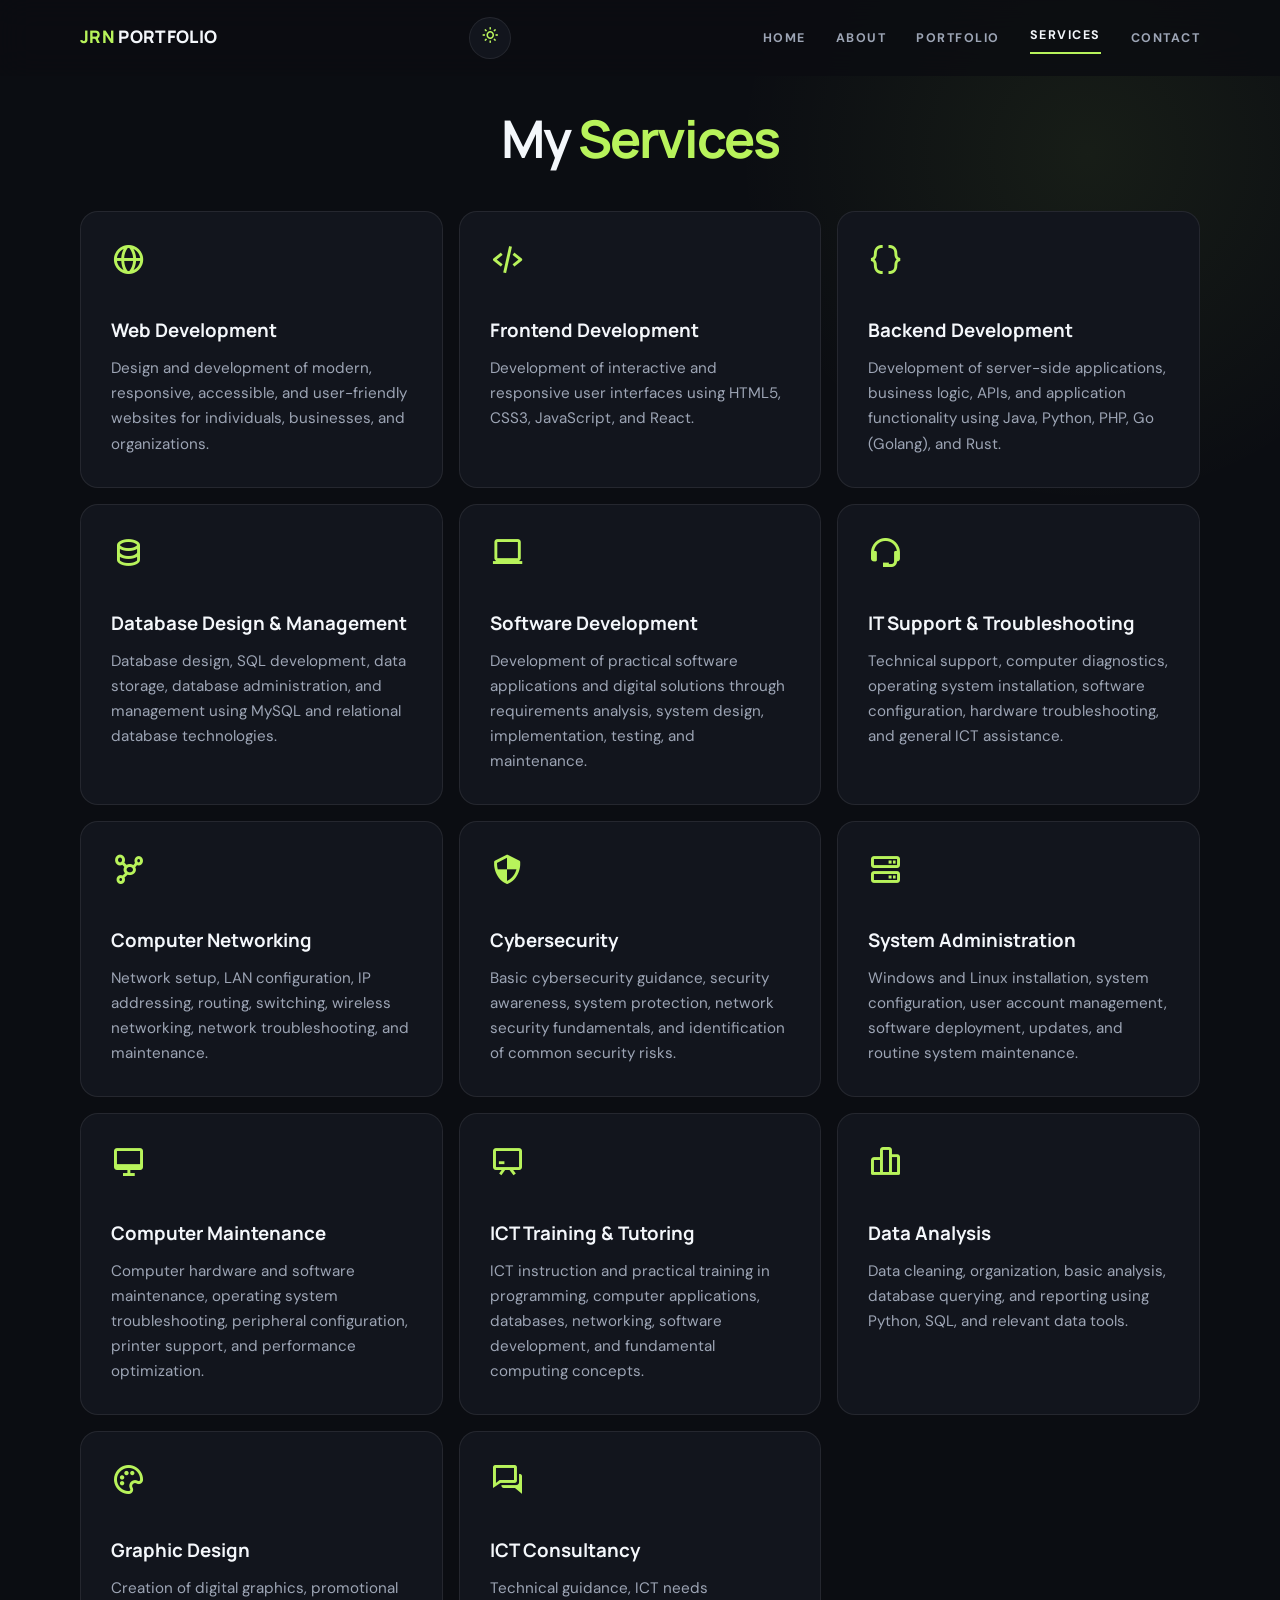
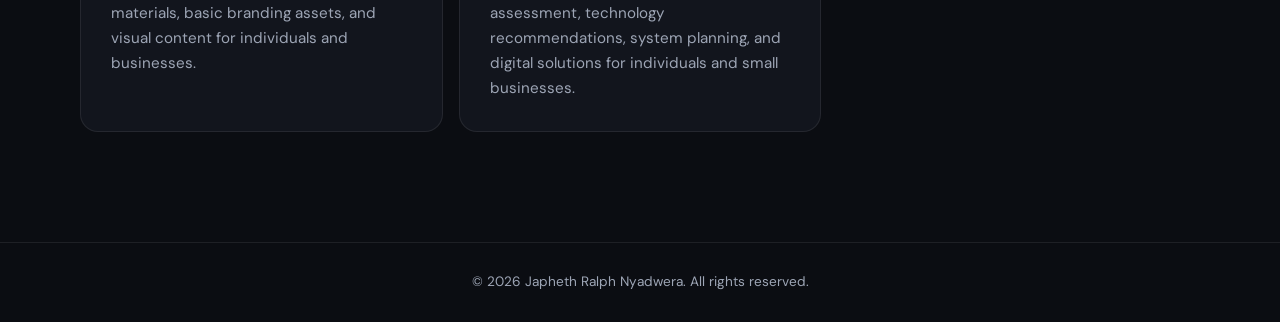
<file: services.html>
<!DOCTYPE html>
<html lang="en">
<head>
    <meta charset="UTF-8">
    <meta name="viewport" content="width=device-width, initial-scale=1.0">

    <title>Services - Japheth Ralph Nyadwera</title>

    <meta name="description" content="Explore professional software development, web development, database management, IT support, networking, cybersecurity, and ICT training services by Japheth Ralph Nyadwera.">

    <meta name="theme-color" content="#0b0d12">
    <meta name="color-scheme" content="dark light">

    <link rel="icon" href="assets/favicon.svg" type="image/svg+xml">
    <link rel="manifest" href="manifest.webmanifest">
    <link rel="apple-touch-icon" href="assets/pwa-icon-192.png">

    <meta name="apple-mobile-web-app-capable" content="yes">
    <meta name="apple-mobile-web-app-title" content="JRN Portfolio">
    <meta name="apple-mobile-web-app-status-bar-style" content="black-translucent">

    <link href="https://unpkg.com/boxicons@2.1.4/css/boxicons.min.css" rel="stylesheet">
    <link rel="stylesheet" href="style.css">
</head>

<body>

    <a class="skip-link" href="#main-content">Skip to content</a>

    <!-- Header -->
    <header>
        <div class="container">

            <a class="logo" href="index.html">
                <span class="logo-highlight">JRN</span> PORTFOLIO
            </a>

            <button class="theme-toggle" type="button"
                aria-label="Switch to light theme" aria-pressed="false">
                <i class="bx bx-sun" aria-hidden="true"></i>
            </button>

            <nav>
                <button class="hamburger" type="button"
                    aria-label="Open navigation" aria-expanded="false">
                    <span></span>
                    <span></span>
                    <span></span>
                </button>

                <ul class="nav-links">
                    <li><a href="index.html">HOME</a></li>
                    <li><a href="about.html">ABOUT</a></li>
                    <li><a href="portfolio.html">PORTFOLIO</a></li>
                    <li class="active">
                        <a href="services.html" aria-current="page">SERVICES</a>
                    </li>
                    <li><a href="contact.html">CONTACT</a></li>
                </ul>
            </nav>

        </div>
    </header>

    <!-- Main Content -->
    <main id="main-content">

        <section class="section">
            <div class="container">

                <h1 class="heading">My <span>Services</span></h1>

                <div class="services-container">

                    <!-- 1. Web Development -->
                    <div class="service-box">
                        <i class="bx bx-globe"></i>
                        <h3>Web Development</h3>
                        <p>
                            Design and development of modern, responsive,
                            accessible, and user-friendly websites for
                            individuals, businesses, and organizations.
                        </p>
                    </div>

                    <!-- 2. Frontend Development -->
                    <div class="service-box">
                        <i class="bx bx-code-alt"></i>
                        <h3>Frontend Development</h3>
                        <p>
                            Development of interactive and responsive
                            user interfaces using HTML5, CSS3, JavaScript,
                            and React.
                        </p>
                    </div>

                    <!-- 3. Backend Development -->
                    <div class="service-box">
                        <i class="bx bx-code-curly"></i>
                        <h3>Backend Development</h3>
                        <p>
                            Development of server-side applications,
                            business logic, APIs, and application
                            functionality using Java, Python, PHP,
                            Go (Golang), and Rust.
                        </p>
                    </div>

                    <!-- 4. Database Management -->
                    <div class="service-box">
                        <i class="bx bx-data"></i>
                        <h3>Database Design &amp; Management</h3>
                        <p>
                            Database design, SQL development, data storage,
                            database administration, and management using
                            MySQL and relational database technologies.
                        </p>
                    </div>

                    <!-- 5. Software Development -->
                    <div class="service-box">
                        <i class="bx bx-laptop"></i>
                        <h3>Software Development</h3>
                        <p>
                            Development of practical software applications
                            and digital solutions through requirements
                            analysis, system design, implementation,
                            testing, and maintenance.
                        </p>
                    </div>

                    <!-- 6. IT Support -->
                    <div class="service-box">
                        <i class="bx bx-support"></i>
                        <h3>IT Support &amp; Troubleshooting</h3>
                        <p>
                            Technical support, computer diagnostics,
                            operating system installation, software
                            configuration, hardware troubleshooting,
                            and general ICT assistance.
                        </p>
                    </div>

                    <!-- 7. Networking -->
                    <div class="service-box">
                        <i class="bx bx-network-chart"></i>
                        <h3>Computer Networking</h3>
                        <p>
                            Network setup, LAN configuration, IP addressing,
                            routing, switching, wireless networking,
                            network troubleshooting, and maintenance.
                        </p>
                    </div>

                    <!-- 8. Cybersecurity -->
                    <div class="service-box">
                        <i class="bx bx-shield-quarter"></i>
                        <h3>Cybersecurity</h3>
                        <p>
                            Basic cybersecurity guidance, security awareness,
                            system protection, network security fundamentals,
                            and identification of common security risks.
                        </p>
                    </div>

                    <!-- 9. System Administration -->
                    <div class="service-box">
                        <i class="bx bx-server"></i>
                        <h3>System Administration</h3>
                        <p>
                            Windows and Linux installation, system
                            configuration, user account management,
                            software deployment, updates, and
                            routine system maintenance.
                        </p>
                    </div>

                    <!-- 10. Computer Maintenance -->
                    <div class="service-box">
                        <i class="bx bx-desktop"></i>
                        <h3>Computer Maintenance</h3>
                        <p>
                            Computer hardware and software maintenance,
                            operating system troubleshooting, peripheral
                            configuration, printer support, and
                            performance optimization.
                        </p>
                    </div>

                    <!-- 11. ICT Training -->
                    <div class="service-box">
                        <i class="bx bx-chalkboard"></i>
                        <h3>ICT Training &amp; Tutoring</h3>
                        <p>
                            ICT instruction and practical training in
                            programming, computer applications, databases,
                            networking, software development, and
                            fundamental computing concepts.
                        </p>
                    </div>

                    <!-- 12. Data Analysis -->
                    <div class="service-box">
                        <i class="bx bx-bar-chart-alt-2"></i>
                        <h3>Data Analysis</h3>
                        <p>
                            Data cleaning, organization, basic analysis,
                            database querying, and reporting using
                            Python, SQL, and relevant data tools.
                        </p>
                    </div>

                    <!-- 13. Graphic Design -->
                    <div class="service-box">
                        <i class="bx bx-palette"></i>
                        <h3>Graphic Design</h3>
                        <p>
                            Creation of digital graphics, promotional
                            materials, basic branding assets, and
                            visual content for individuals and businesses.
                        </p>
                    </div>

                    <!-- 14. Technical Consultation -->
                    <div class="service-box">
                        <i class="bx bx-conversation"></i>
                        <h3>ICT Consultancy</h3>
                        <p>
                            Technical guidance, ICT needs assessment,
                            technology recommendations, system planning,
                            and digital solutions for individuals
                            and small businesses.
                        </p>
                    </div>

                </div>

            </div>
        </section>

    </main>

    <!-- Footer -->
    <footer>
        <div class="container">
            &copy; <span id="year"></span>
            Japheth Ralph Nyadwera. All rights reserved.
        </div>
    </footer>

    <!-- Back to Top -->
    <button class="back-to-top" type="button"
        aria-label="Back to top" title="Back to top" hidden>
        <i class="bx bx-up-arrow-alt" aria-hidden="true"></i>
    </button>

    <script src="script.js"></script>

</body>
</html>
</file>
<file: style.css>
@import url('https://fonts.googleapis.com/css2?family=DM+Sans:wght@400;500;600;700&family=Manrope:wght@600;700;800&display=swap');

:root {
  --bg: #0b0d12;
  --surface: #12151d;
  --surface-2: #171b24;
  --text: #f4f7fb;
  --muted: #9da5b5;
  --accent: #b8f35b;
  --accent-2: #74d7b5;
  --border: rgba(255, 255, 255, 0.08);
  --header-height: 76px;
  --shadow: 0 20px 60px rgba(0, 0, 0, 0.28);
}

[data-theme="light"] {
  --bg: #f4f6f1;
  --surface: #ffffff;
  --surface-2: #edf0e8;
  --text: #192119;
  --muted: #566254;
  --accent: #527d16;
  --accent-2: #19745d;
  --border: rgba(25, 33, 25, 0.12);
  --shadow: 0 20px 60px rgba(25, 33, 25, 0.12);
}

* {
  box-sizing: border-box;
  margin: 0;
  padding: 0;
}

html {
  scroll-behavior: smooth;
  scroll-padding-top: var(--header-height);
}

body {
  background:
    radial-gradient(circle at 85% 8%, rgba(184, 243, 91, 0.07), transparent 22rem),
    var(--bg);
  color: var(--text);
  font-family: 'DM Sans', sans-serif;
  line-height: 1.65;
}

body.menu-open {
  overflow: hidden;
}

a {
  color: inherit;
  text-decoration: none;
}

button,
input,
textarea {
  font: inherit;
}

:focus-visible {
  outline: 3px solid var(--accent);
  outline-offset: 4px;
}

img {
  display: block;
  max-width: 100%;
}

.container {
  width: min(1120px, calc(100% - 40px));
  margin-inline: auto;
}

header {
  position: fixed;
  inset: 0 0 auto;
  z-index: 100;
  height: var(--header-height);
  background: rgba(11, 13, 18, 0.82);
  border-bottom: 1px solid transparent;
  backdrop-filter: blur(16px);
  transition: 0.3s ease;
}

header.scrolled {
  border-bottom-color: var(--border);
}

[data-theme="light"] header {
  background: rgba(244, 246, 241, 0.88);
}

header .container {
  height: 100%;
  display: flex;
  align-items: center;
  justify-content: space-between;
}

.logo {
  font-family: 'Manrope', sans-serif;
  font-size: 1.08rem;
  font-weight: 800;
  letter-spacing: 0.02em;
}

.logo-highlight,
.heading span,
.name-highlight {
  color: var(--accent);
}

.nav-links {
  display: flex;
  align-items: center;
  gap: 30px;
  list-style: none;
}

.nav-links a {
  color: var(--muted);
  font-size: 0.78rem;
  font-weight: 700;
  letter-spacing: 0.12em;
  transition: color 0.25s ease;
}

.nav-links a:hover,
.nav-links li.active a {
  color: var(--text);
}

.nav-links li.active a::after {
  content: '';
  display: block;
  width: 100%;
  height: 2px;
  margin-top: 5px;
  background: var(--accent);
}

.hamburger {
  display: none;
  width: 42px;
  height: 42px;
  border: 1px solid var(--border);
  border-radius: 50%;
  background: transparent;
  cursor: pointer;
}

.theme-toggle {
  width: 42px;
  height: 42px;
  flex: 0 0 42px;
  border: 1px solid var(--border);
  border-radius: 50%;
  background: var(--surface);
  color: var(--accent);
  font-size: 1.15rem;
  cursor: pointer;
  transition: 0.25s ease;
}

.theme-toggle:hover {
  border-color: var(--accent);
  transform: translateY(-2px);
}

.back-to-top {
  position: fixed;
  right: 24px;
  bottom: 24px;
  z-index: 90;
  width: 48px;
  height: 48px;
  border: 1px solid var(--border);
  border-radius: 50%;
  background: var(--accent);
  color: #11140d;
  font-size: 1.5rem;
  box-shadow: var(--shadow);
  cursor: pointer;
  transition: transform 0.2s ease, box-shadow 0.2s ease;
}

.back-to-top:hover {
  transform: translateY(-3px);
  box-shadow: 0 12px 30px rgba(0, 0, 0, 0.2);
}

.back-to-top[hidden] {
  display: none;
}

[data-theme="light"] .back-to-top {
  color: #fff;
}

.hamburger span {
  display: block;
  width: 18px;
  height: 2px;
  flex: 0 0 2px;
  background: var(--text);
  transition: 0.3s ease;
}

.section {
  padding: 110px 0;
}

.section h2,
.heading,
.page-title {
  margin-bottom: 44px;
  font-family: 'Manrope', sans-serif;
  font-size: clamp(2rem, 5vw, 3.25rem);
  line-height: 1.1;
  letter-spacing: -0.04em;
  text-align: center;
}

#home {
  min-height: 100vh;
  display: grid;
  align-items: center;
  padding-top: calc(var(--header-height) + 65px);
  padding-bottom: 65px;
}

.hero {
  display: grid;
  grid-template-columns: minmax(0, 1.15fr) minmax(280px, 0.75fr);
  align-items: center;
  gap: clamp(50px, 8vw, 100px);
}

.hero-content {
  max-width: 670px;
}

.eyebrow {
  display: inline-flex;
  align-items: center;
  gap: 10px;
  margin-bottom: 18px;
  color: var(--accent);
  font-size: 0.78rem;
  font-weight: 700;
  letter-spacing: 0.16em;
  text-transform: uppercase;
}

.eyebrow::before {
  content: '';
  width: 34px;
  height: 1px;
  background: var(--accent);
}

.name {
  max-width: 760px;
  margin-bottom: 14px;
  font-family: 'Manrope', sans-serif;
  font-size: clamp(3rem, 7vw, 6.2rem);
  line-height: 0.94;
  letter-spacing: -0.065em;
}

.title {
  margin-bottom: 24px;
  color: var(--accent-2);
  font-family: 'Manrope', sans-serif;
  font-size: clamp(1.15rem, 2vw, 1.55rem);
}

.bio,
.about-content p {
  max-width: 620px;
  color: var(--muted);
  font-size: 1.04rem;
}

.action-buttons {
  display: flex;
  align-items: center;
  gap: 14px;
  margin-top: 32px;
}

.cv-button,
.btn {
  display: inline-flex;
  align-items: center;
  justify-content: center;
  min-height: 48px;
  padding: 12px 22px;
  border: 1px solid var(--accent);
  border-radius: 999px;
  background: var(--accent);
  color: #11140d;
  font-size: 0.92rem;
  font-weight: 700;
  transition: 0.25s ease;
}

.cv-button i {
  margin-left: 8px;
  font-size: 1.1rem;
}

.cv-button:hover,
.btn:hover {
  transform: translateY(-3px);
  box-shadow: 0 12px 30px rgba(184, 243, 91, 0.16);
}

.install-button[hidden] {
  display: none;
}

.profile-image-container {
  position: relative;
  max-width: 400px;
  justify-self: end;
}

.profile-image-container::before,
.profile-image-container::after {
  content: '';
  position: absolute;
  z-index: -1;
  border: 1px solid rgba(184, 243, 91, 0.32);
  border-radius: 30px;
}

.profile-image-container::before {
  inset: -16px 16px 16px -16px;
}

.profile-image-container::after {
  width: 90px;
  height: 90px;
  right: -38px;
  bottom: -32px;
  border-radius: 50%;
  background: var(--accent);
  opacity: 0.12;
}

.image-wrapper {
  overflow: hidden;
  border: 1px solid var(--border);
  border-radius: 28px;
  background: var(--surface);
  box-shadow: var(--shadow);
}

.profile-image {
  aspect-ratio: 4 / 5;
  width: 100%;
  object-fit: cover;
  object-position: center 20%;
  filter: saturate(0.88) contrast(1.03);
}

#home > .social-media {
  position: absolute;
  right: 28px;
  bottom: 28px;
  z-index: 2;
  display: flex;
  flex-direction: column;
  gap: 8px;
}

.social-media a,
.social-links a {
  display: inline-grid;
  width: 42px;
  height: 42px;
  place-items: center;
  border: 1px solid var(--border);
  border-radius: 50%;
  color: var(--muted);
  transition: 0.25s ease;
}

.social-media a:hover,
.social-links a:hover {
  border-color: var(--accent);
  color: var(--accent);
  transform: translateY(-3px);
}

.about-section {
  border-bottom: 1px solid var(--border);
}

.about-content {
  display: grid;
  grid-template-columns: 1fr 1fr;
  gap: 30px;
  align-items: start;
}

.about-content p {
  max-width: none;
  margin: 0;
  padding: 28px;
  border: 1px solid var(--border);
  border-radius: 18px;
  background: var(--surface);
}

.skills-list {
  display: grid;
  grid-template-columns: repeat(3, 1fr);
  gap: 16px;
}

.skill-item {
  min-height: 130px;
  padding: 24px;
  border: 1px solid var(--border);
  border-radius: 16px;
  background: var(--surface);
  transition: 0.25s ease;
}

.skill-item:hover {
  border-color: rgba(184, 243, 91, 0.35);
  transform: translateY(-4px);
}

.skill-item h3 {
  font-family: 'Manrope', sans-serif;
  font-size: 1rem;
}

.skill-item p {
  margin-top: 8px;
  color: var(--muted);
}

.education-list {
  display: grid;
  grid-template-columns: repeat(2, 1fr);
  gap: 16px;
  list-style: none;
}

.education-list li {
  padding: 22px 24px;
  border-left: 3px solid var(--accent);
  border-radius: 0 14px 14px 0;
  background: var(--surface);
}

.education-list strong {
  display: block;
  margin-bottom: 5px;
  font-family: 'Manrope', sans-serif;
}

.education-list p {
  color: var(--muted);
  font-size: 0.92rem;
}

.projects {
  background: var(--surface);
  border-block: 1px solid var(--border);
}

.section-subtitle {
  margin: -30px 0 44px;
  color: var(--muted);
  text-align: center;
}

.project-profile-link {
  margin-bottom: 24px;
}

.project-empty-state {
  margin: 24px 0;
  color: var(--muted);
  text-align: center;
}

.project-card {
  display: grid;
  grid-template-columns: 1fr;
  margin-bottom: 20px;
  border: 1px solid var(--border);
  border-radius: 20px;
  background: var(--bg);
  overflow: hidden;
  transition: 0.25s ease;
}

.project-grid {
  display: grid;
  grid-template-columns: repeat(2, minmax(0, 1fr));
  gap: 18px;
}

.project-grid .project-card {
  min-width: 0;
  margin: 0;
  padding: 0;
  display: flex;
  flex-direction: column;
}

.project-grid .project-card > h3,
.project-grid .project-card > .project-description,
.project-grid .project-card > .project-details,
.project-grid .project-card > .tech-tags {
  margin-right: 24px;
  margin-left: 24px;
}

.project-grid .project-card > h3 {
  margin-bottom: 8px;
  font-family: 'Manrope', sans-serif;
  font-size: clamp(1.25rem, 2.5vw, 1.65rem);
  letter-spacing: -0.03em;
}

.project-grid .project-card > .project-details {
  margin-top: 16px;
  margin-bottom: 16px;
}

.project-grid .project-links {
  margin: auto 24px 24px;
  padding-top: 18px;
}

.project-grid .project-preview {
  width: 100%;
  margin-bottom: 24px;
}

.preview-nutrition.has-screenshot img {
  object-position: center bottom;
}

.project-preview {
  position: relative;
  height: 210px;
  display: grid;
  place-items: center;
  overflow: hidden;
  border-bottom: 1px solid var(--border);
  background:
    linear-gradient(145deg, rgba(184, 243, 91, 0.16), transparent 42%),
    linear-gradient(135deg, #171c25, #0d1017);
}

.project-preview::before {
  content: '';
  position: absolute;
  width: 72%;
  height: 66%;
  border: 1px solid rgba(255, 255, 255, 0.11);
  border-radius: 12px;
  background:
    linear-gradient(90deg, transparent 0 12%, rgba(255, 255, 255, 0.06) 12% 16%, transparent 16%),
    linear-gradient(#202630, #151922);
  box-shadow: 0 24px 45px rgba(0, 0, 0, 0.38);
  transform: perspective(700px) rotateY(-8deg) rotateX(3deg);
}

.project-preview::after {
  content: '';
  position: absolute;
  width: 42%;
  height: 7px;
  border-radius: 999px;
  background: var(--accent);
  box-shadow: 0 24px 0 rgba(184, 243, 91, 0.22), 0 48px 0 rgba(255, 255, 255, 0.09);
  transform: translate(-22%, -28%);
}

.project-preview i {
  position: relative;
  z-index: 2;
  width: 58px;
  height: 58px;
  display: grid;
  place-items: center;
  margin-left: 58%;
  margin-top: -55px;
  border: 1px solid rgba(255, 255, 255, 0.12);
  border-radius: 14px;
  background: rgba(11, 13, 18, 0.82);
  color: var(--accent);
  font-size: 1.7rem;
  box-shadow: 0 12px 30px rgba(0, 0, 0, 0.35);
}

.project-preview img {
  position: absolute;
  inset: 0;
  z-index: 1;
  width: 100%;
  height: 100%;
  object-fit: cover;
  object-position: top center;
  opacity: 1;
  filter: none;
  mix-blend-mode: normal;
}

.project-preview i {
  z-index: 2;
}

.project-preview.has-screenshot::before,
.project-preview.has-screenshot::after {
  display: none;
}

.project-preview.has-screenshot i {
  display: none;
}

.project-filters {
  display: grid;
  grid-template-columns: minmax(220px, 1fr) auto;
  gap: 16px;
  align-items: center;
  margin: 30px 0 24px;
}

.project-search {
  width: 100%;
  min-height: 48px;
  padding: 12px 16px;
  border: 1px solid var(--border);
  border-radius: 12px;
  background: var(--bg);
  color: var(--text);
}

.project-filter-buttons {
  display: flex;
  flex-wrap: wrap;
  gap: 8px;
}

.project-filter {
  min-height: 42px;
  padding: 9px 14px;
  border: 1px solid var(--border);
  border-radius: 999px;
  background: transparent;
  color: var(--muted);
  cursor: pointer;
  transition: 0.2s ease;
}

.project-filter:hover,
.project-filter[aria-pressed="true"] {
  border-color: var(--accent);
  background: rgba(184, 243, 91, 0.1);
  color: var(--accent);
}

.project-result-count {
  min-height: 24px;
  margin-bottom: 14px;
  color: var(--muted);
  font-size: 0.9rem;
}

.project-card[hidden] {
  display: none;
}

.project-demo-note {
  align-self: center;
  color: var(--muted);
  font-size: 0.82rem;
}

.form-note {
  color: var(--muted);
  font-size: 0.88rem;
}

.skip-link {
  position: fixed;
  top: 8px;
  left: 8px;
  z-index: 200;
  padding: 10px 14px;
  border-radius: 8px;
  background: var(--accent);
  color: #11140d;
  transform: translateY(-150%);
}

.skip-link:focus {
  transform: translateY(0);
}

.sr-only {
  position: absolute;
  width: 1px;
  height: 1px;
  padding: 0;
  margin: -1px;
  overflow: hidden;
  clip: rect(0, 0, 0, 0);
  white-space: nowrap;
  border: 0;
}

.preview-rental { background: linear-gradient(145deg, rgba(116, 215, 181, 0.18), transparent 46%), linear-gradient(135deg, #172027, #0c1015); }
.preview-digital { background: linear-gradient(145deg, rgba(110, 132, 255, 0.18), transparent 46%), linear-gradient(135deg, #19182a, #0d0e16); }
.preview-alert { background: linear-gradient(145deg, rgba(255, 177, 92, 0.16), transparent 46%), linear-gradient(135deg, #251e16, #11100d); }
.preview-wifi { background: linear-gradient(145deg, rgba(71, 184, 255, 0.16), transparent 46%), linear-gradient(135deg, #15232b, #0c1014); }
.preview-housing { background: linear-gradient(145deg, rgba(184, 243, 91, 0.18), transparent 46%), linear-gradient(135deg, #1b2518, #0d110c); }
.preview-auth { background: linear-gradient(145deg, rgba(216, 124, 255, 0.16), transparent 46%), linear-gradient(135deg, #231829, #100d14); }
.preview-websites { background: linear-gradient(145deg, rgba(255, 105, 145, 0.16), transparent 46%), linear-gradient(135deg, #26171d, #110d10); }
.preview-nutrition { background: linear-gradient(145deg, rgba(255, 190, 92, 0.19), transparent 46%), linear-gradient(135deg, #252216, #11110c); }
.preview-attendance { background: linear-gradient(145deg, rgba(97, 214, 196, 0.17), transparent 46%), linear-gradient(135deg, #162622, #0c100f); }
.preview-portfolio { background: linear-gradient(145deg, rgba(184, 243, 91, 0.18), transparent 46%), linear-gradient(135deg, #1a2118, #0d100c); }

.project-card:hover {
  border-color: rgba(184, 243, 91, 0.28);
  transform: translateY(-4px);
}

.project-content {
  padding: clamp(24px, 5vw, 42px);
}

.project-content h3 {
  margin-bottom: 8px;
  font-family: 'Manrope', sans-serif;
  font-size: clamp(1.4rem, 3vw, 2rem);
  letter-spacing: -0.03em;
}

.project-description {
  color: var(--accent);
  font-weight: 600;
}

.project-details {
  max-width: 820px;
  margin: 18px 0;
  color: var(--muted);
}

.tech-tags,
.project-links,
.achievements {
  display: flex;
  flex-wrap: wrap;
  gap: 10px;
}

.tech-tags {
  margin-bottom: 22px;
}

.tech-tags span,
.achievement-badge {
  padding: 7px 12px;
  border: 1px solid var(--border);
  border-radius: 999px;
  background: var(--surface-2);
  color: var(--muted);
  font-size: 0.78rem;
}

.features {
  margin: 18px 0 24px;
  padding: 18px 22px;
  border-radius: 12px;
  background: rgba(184, 243, 91, 0.055);
}

.features h4 {
  margin-bottom: 8px;
  color: var(--accent);
}

.features ul {
  padding-left: 18px;
  color: var(--muted);
}

.project-links {
  margin-top: 18px;
}

.btn-outline {
  border-color: var(--border);
  background: transparent;
  color: var(--text);
}

.services-container {
  display: grid;
  grid-template-columns: repeat(3, 1fr);
  gap: 16px;
}

.service-box {
  min-height: 260px;
  padding: 30px;
  border: 1px solid var(--border);
  border-radius: 18px;
  background: var(--surface);
  transition: 0.25s ease;
}

.service-box:hover {
  border-color: rgba(184, 243, 91, 0.35);
  transform: translateY(-5px);
}

.service-box i {
  display: block;
  margin-bottom: 38px;
  color: var(--accent);
  font-size: 2.2rem;
}

.service-box h3 {
  margin-bottom: 10px;
  font-family: 'Manrope', sans-serif;
}

.service-box p {
  color: var(--muted);
  font-size: 0.95rem;
}

.contact-container {
  display: grid;
  grid-template-columns: 0.85fr 1.15fr;
  gap: 20px;
}

.contact-info,
.contact-form {
  padding: clamp(24px, 4vw, 38px);
  border: 1px solid var(--border);
  border-radius: 20px;
  background: var(--surface);
}

.contact-info h3 {
  margin-bottom: 24px;
  font-family: 'Manrope', sans-serif;
  font-size: 1.5rem;
}

.detail-item {
  display: flex;
  gap: 16px;
  margin-bottom: 22px;
}

.detail-item i {
  width: 42px;
  height: 42px;
  flex: 0 0 42px;
  display: grid;
  place-items: center;
  border-radius: 50%;
  background: rgba(184, 243, 91, 0.09);
  color: var(--accent);
}

.detail-item h4 {
  margin-bottom: 3px;
}

.detail-item a {
  display: block;
  color: var(--muted);
}

.detail-item a:hover {
  color: var(--accent);
}

.sms-btn {
  width: fit-content;
  margin-top: 10px;
  padding: 8px 14px;
  border: 1px solid var(--border);
  border-radius: 999px;
  font-size: 0.82rem;
}

.social-media .social-links,
.social-links {
  display: flex;
  flex-wrap: wrap;
  gap: 8px;
  margin-top: 10px;
}

.contact-form form {
  display: grid;
  gap: 12px;
}

.form-group input,
.form-group select,
.form-group textarea {
  width: 100%;
  border: 1px solid var(--border);
  border-radius: 10px;
  background: var(--bg);
  color: var(--text);
  font: inherit;
  outline: none;
  padding: 14px 16px;
  transition: 0.25s ease;
}

.form-group textarea {
  min-height: 150px;
  resize: vertical;
}

.form-group input:focus,
.form-group textarea:focus {
  border-color: var(--accent);
  box-shadow: 0 0 0 3px rgba(184, 243, 91, 0.08);
}

.contact-form .btn {
  border: 0;
  cursor: pointer;
  justify-self: start;
}

footer {
  padding: 28px 0;
  border-top: 1px solid var(--border);
  color: var(--muted);
  font-size: 0.85rem;
  text-align: center;
}

@media (max-width: 900px) {
  .hero {
    grid-template-columns: 1fr 280px;
    gap: 36px;
  }

  .skills-list,
  .services-container {
    grid-template-columns: repeat(2, 1fr);
  }

  .contact-container {
    grid-template-columns: 1fr;
  }

  .project-grid {
    grid-template-columns: 1fr;
  }
}

@media (max-width: 720px) {
  :root {
    --header-height: 68px;
  }

  .container {
    width: min(100% - 30px, 1120px);
  }

  .hamburger {
    display: flex;
    flex-direction: column;
    align-items: center;
    justify-content: center;
    gap: 4px;
  }

  header nav {
    order: 0;
  }

  .hamburger.active span:nth-child(1) {
    transform: translateY(6px) rotate(45deg);
  }

  .hamburger.active span:nth-child(2) {
    opacity: 0;
  }

  .hamburger.active span:nth-child(3) {
    transform: translateY(-6px) rotate(-45deg);
  }

  .nav-links {
    position: fixed;
    inset: var(--header-height) 15px auto auto;
    width: min(320px, calc(100vw - 30px));
    max-height: calc(100vh - var(--header-height) - 16px);
    max-height: calc(100dvh - var(--header-height) - 16px);
    display: flex;
    flex-direction: column;
    align-items: stretch;
    justify-content: flex-start;
    gap: 0;
    padding: 8px 20px;
    overflow-y: auto;
    border: 1px solid var(--border);
    border-radius: 0 0 16px 16px;
    background: var(--surface);
    box-shadow: var(--shadow);
    opacity: 0;
    visibility: hidden;
    transform: translateY(-10px);
    transition: 0.3s ease;
  }

  .nav-links.active {
    opacity: 1;
    visibility: visible;
    transform: translateY(0);
  }

  .nav-links a {
    display: block;
    padding: 12px 0;
    font-size: 0.9rem;
    text-align: right;
  }

  #home {
    min-height: auto;
    padding-top: 120px;
  }

  .hero {
    grid-template-columns: 1fr;
  }

  .profile-image-container {
    width: min(76%, 330px);
    justify-self: center;
  }

  #home > .social-media {
    position: static;
    flex-direction: row;
    margin-top: 36px;
  }

  .section {
    padding: 82px 0;
  }

  .about-content,
  .education-list,
  .skills-list,
  .services-container {
    grid-template-columns: 1fr;
  }

  .project-filters {
    grid-template-columns: 1fr;
  }
}

@media (max-width: 460px) {
  .name {
    font-size: 2.65rem;
  }

  .action-buttons,
  .project-links {
    align-items: stretch;
    flex-direction: column;
  }

  .cv-button,
  .btn {
    width: 100%;
  }

  .profile-image-container {
    width: 82%;
  }

  .skill-item,
  .service-box {
    min-height: 0;
  }

  .back-to-top {
    right: 16px;
    bottom: 16px;
  }
}

@media (prefers-reduced-motion: reduce) {
  *,
  *::before,
  *::after {
    scroll-behavior: auto !important;
    animation-duration: 0.01ms !important;
    animation-iteration-count: 1 !important;
    transition-duration: 0.01ms !important;
  }
}
</file>
